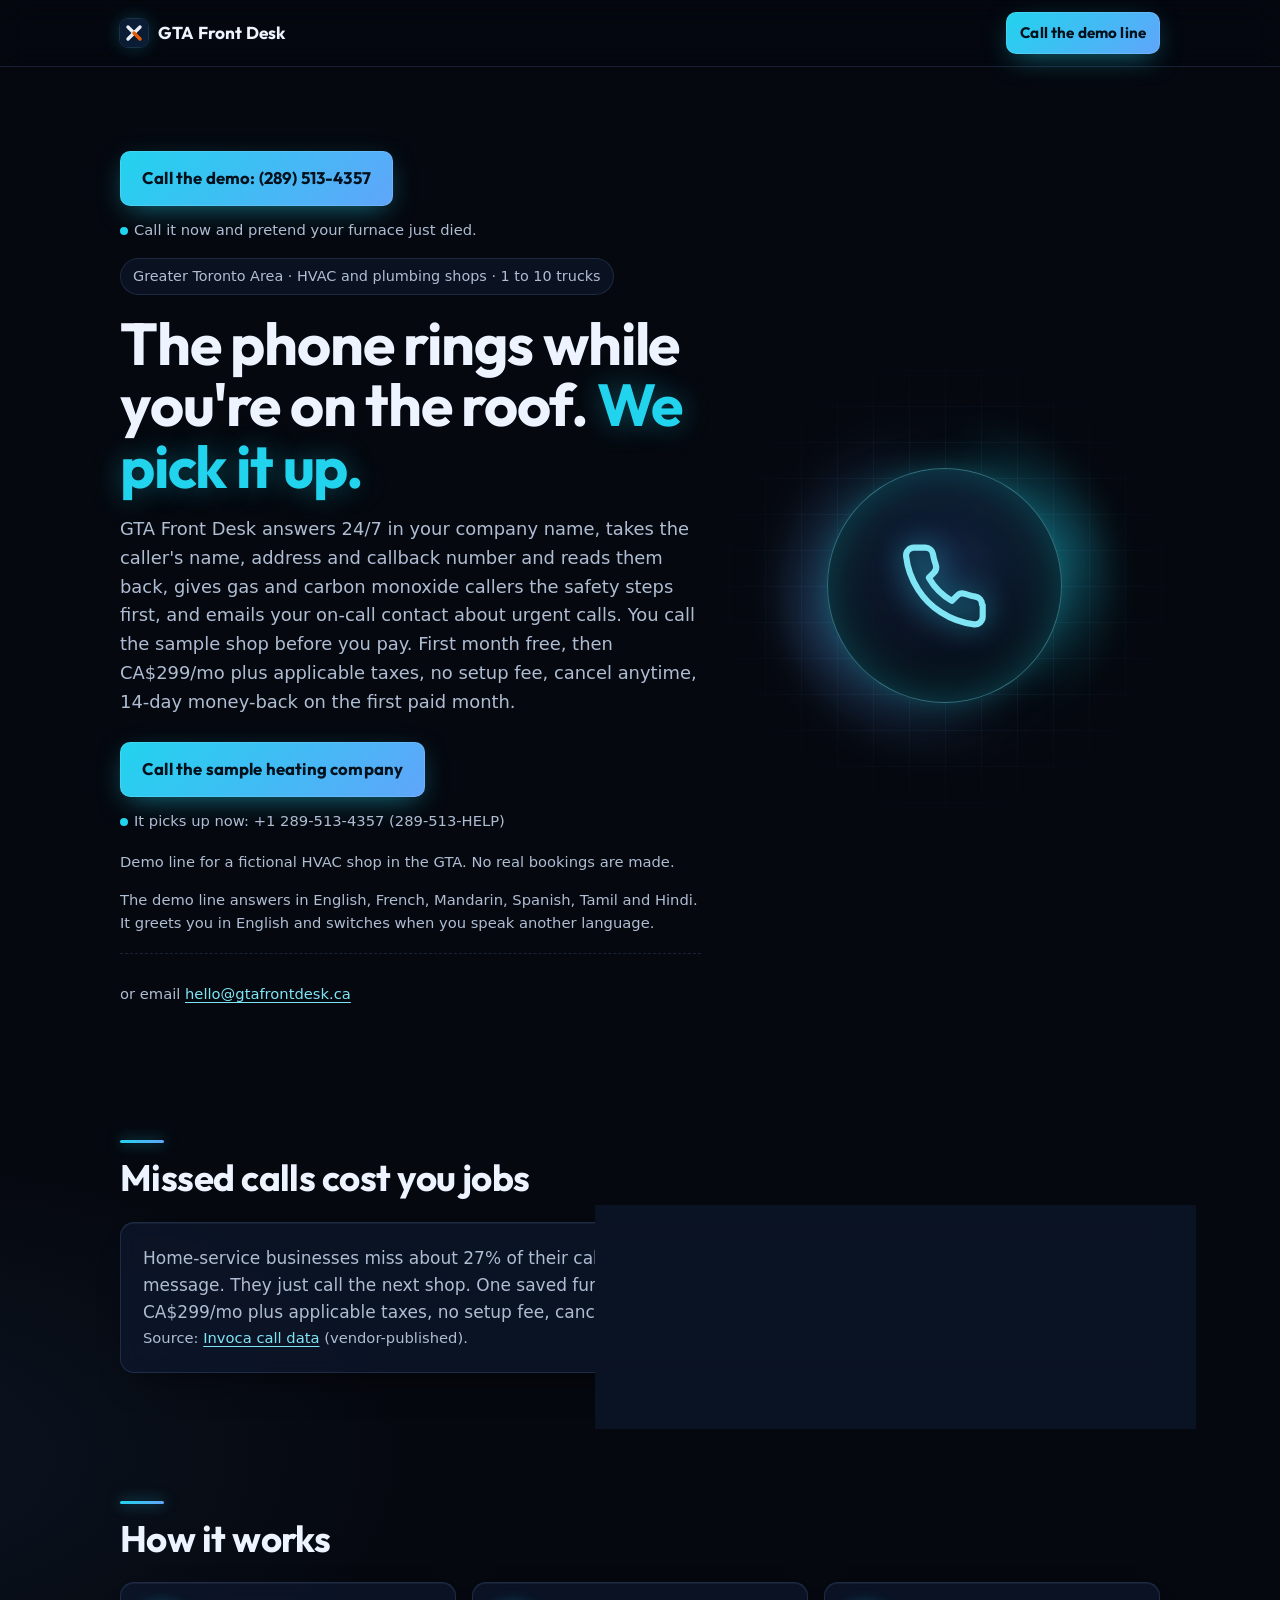
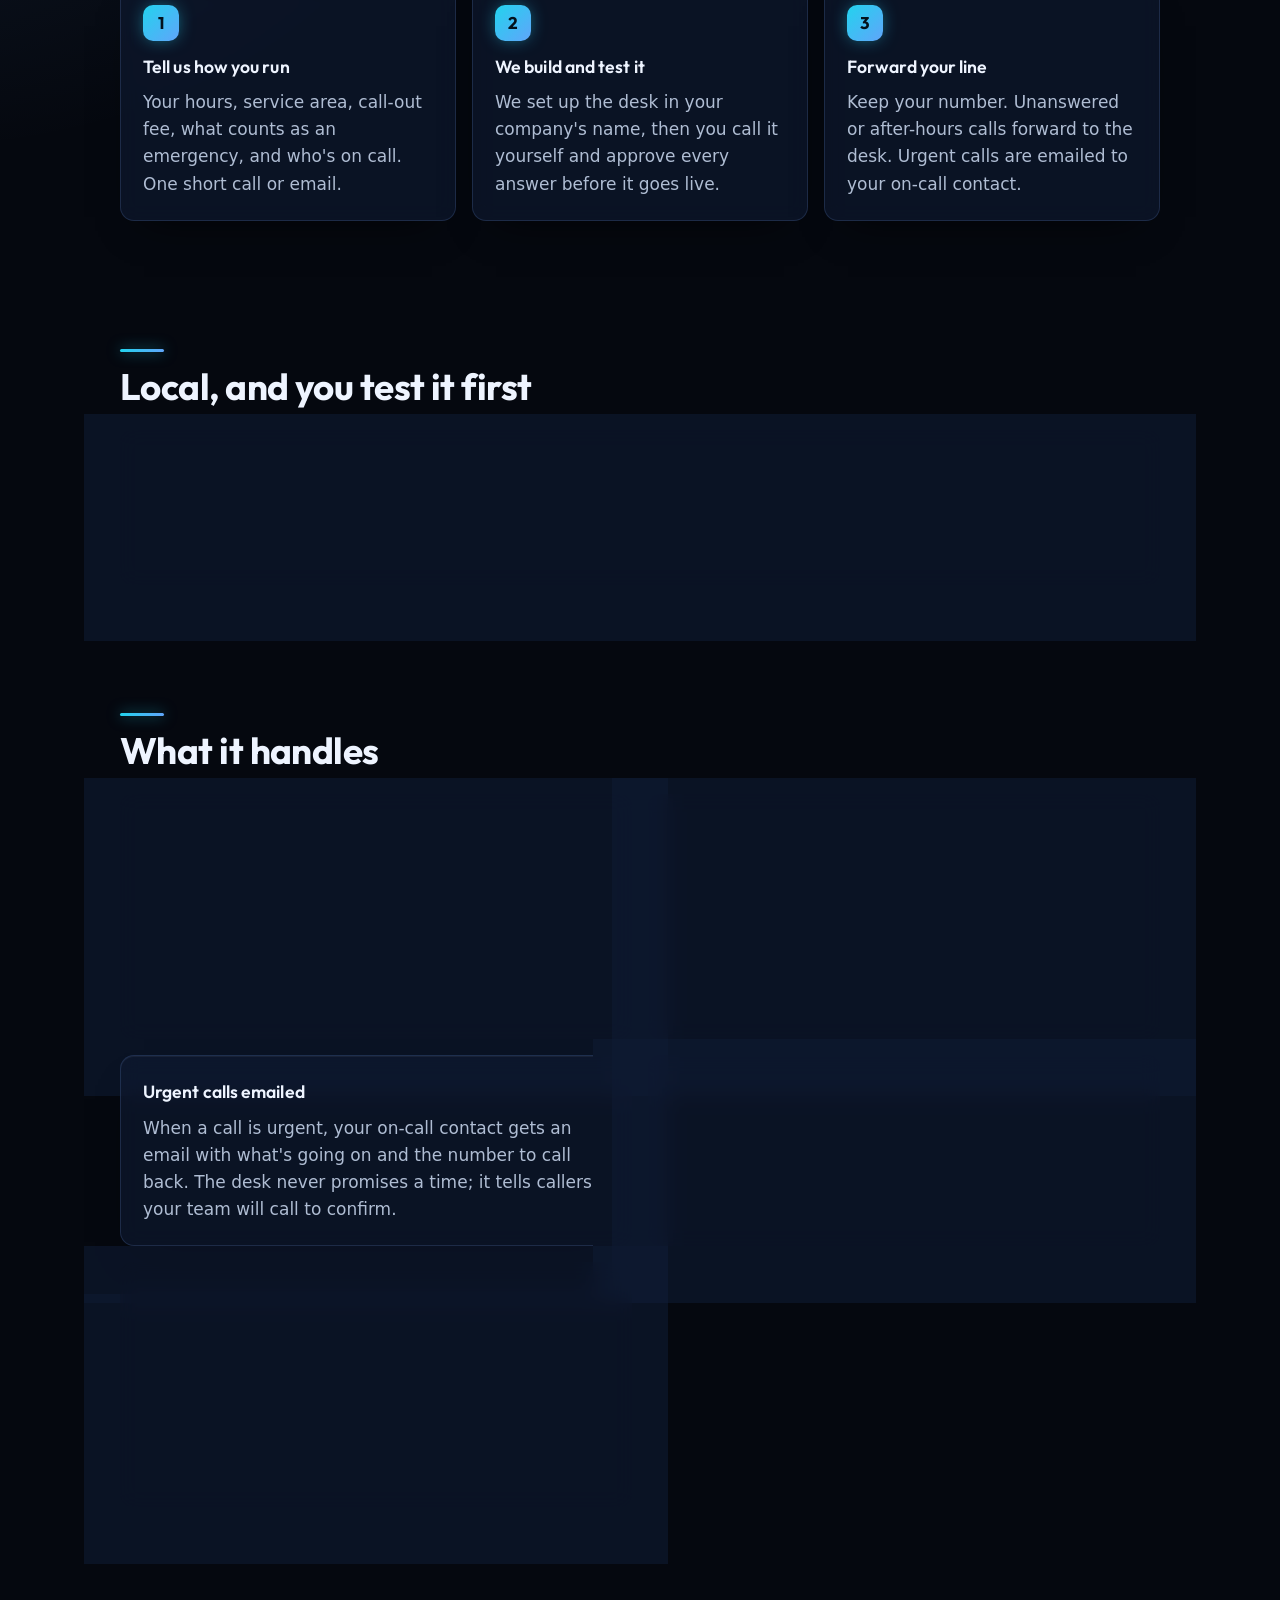
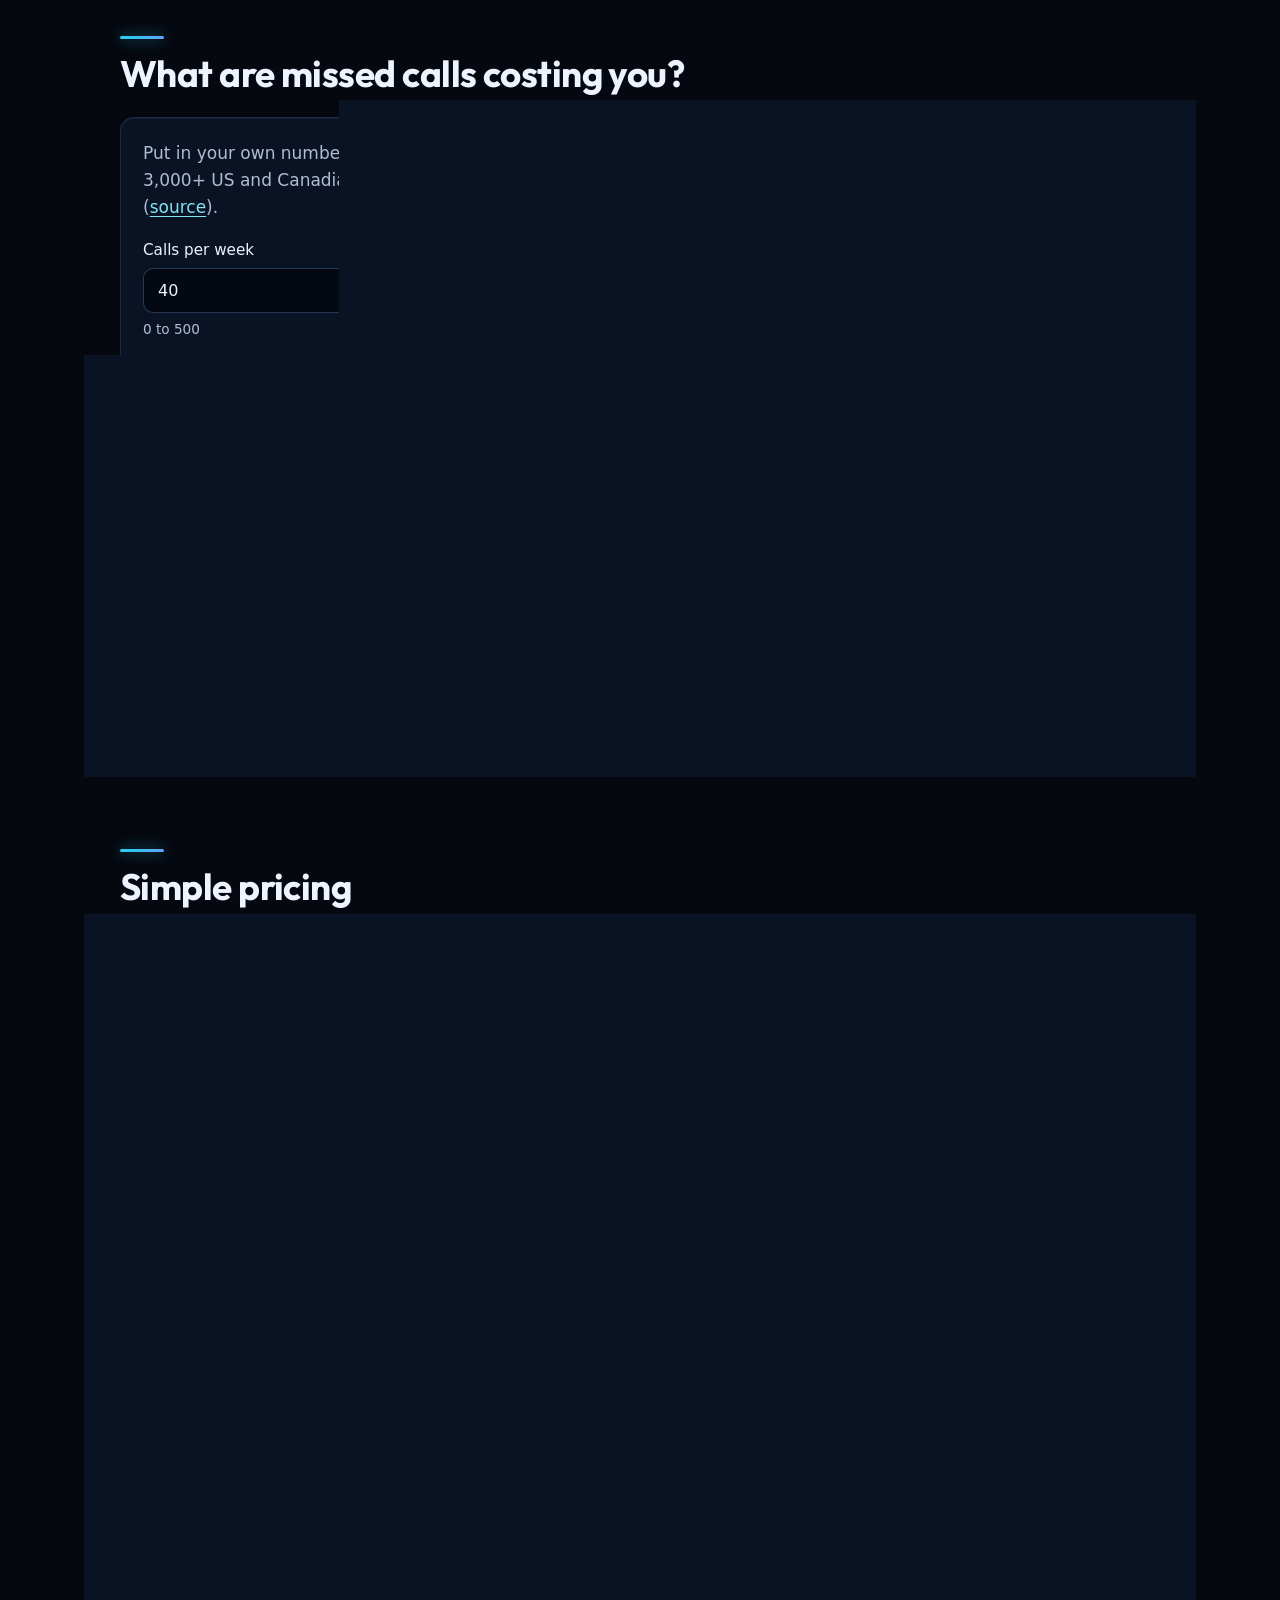
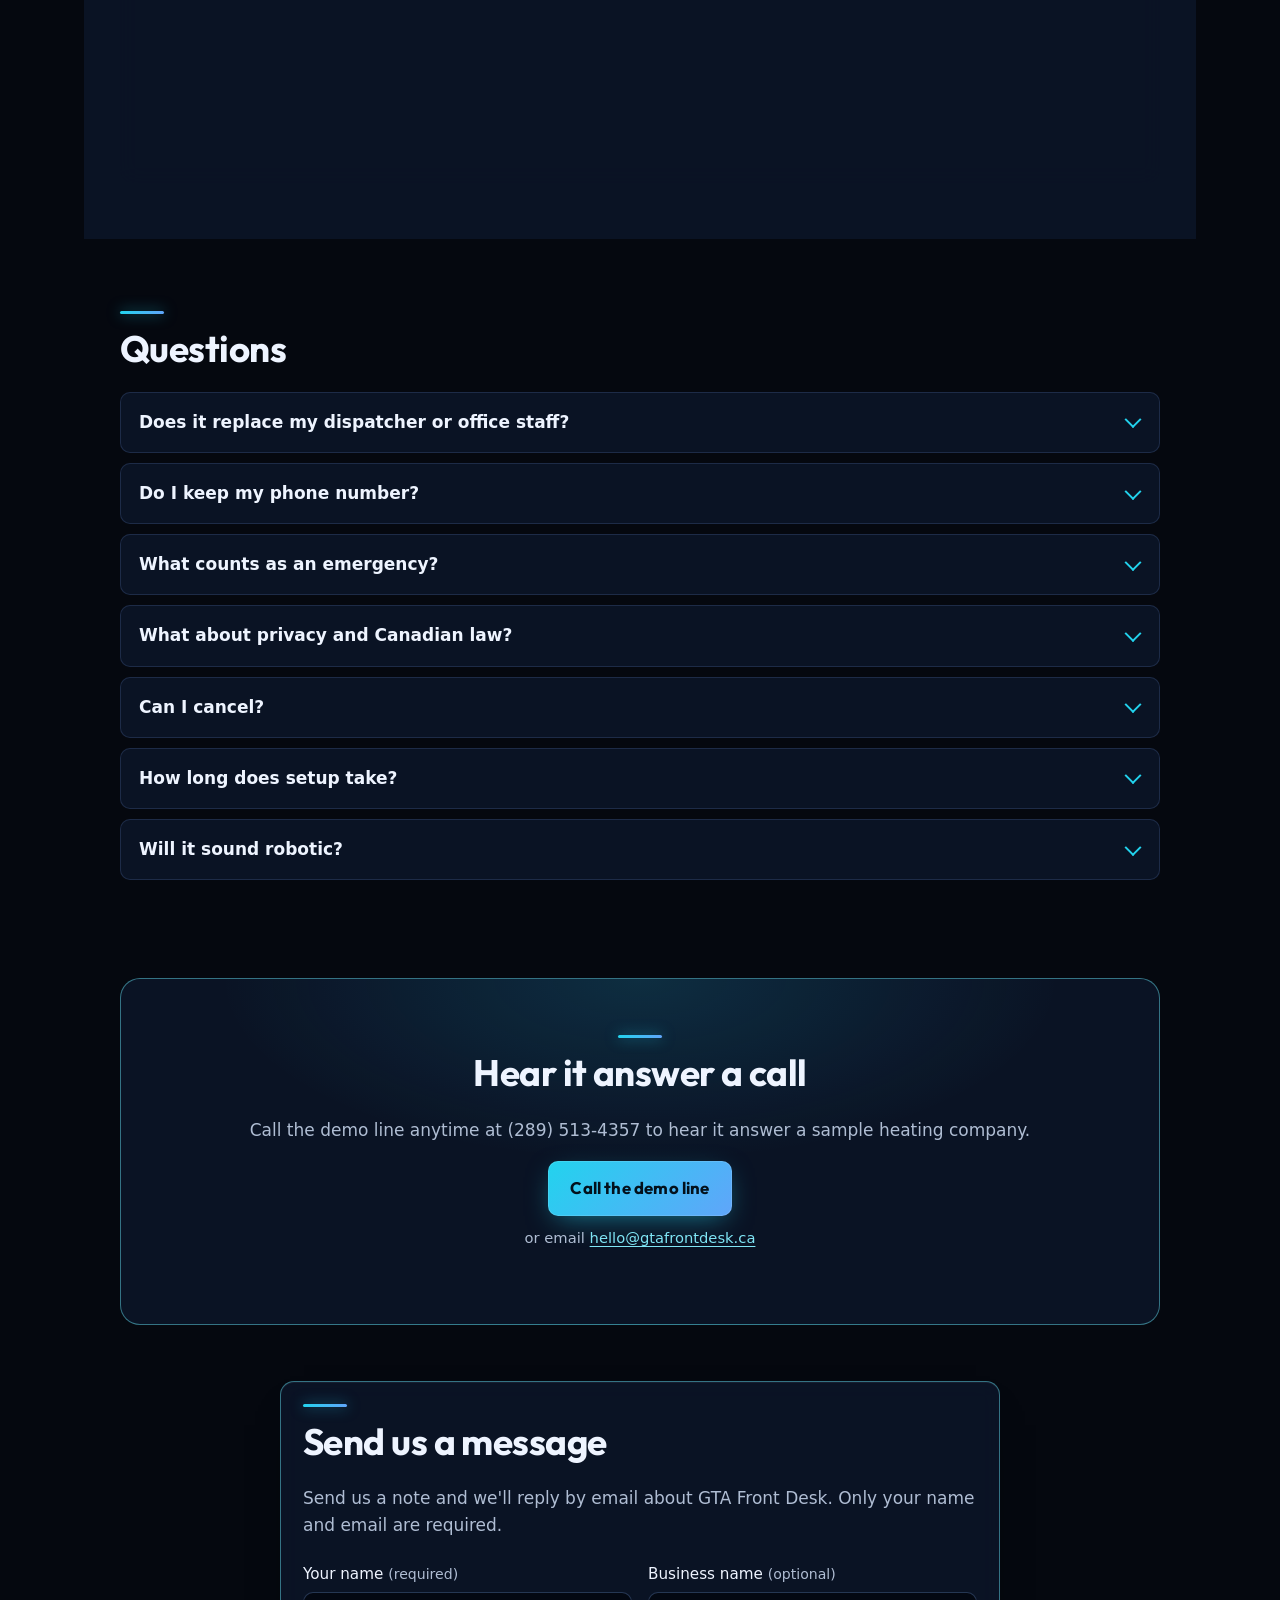
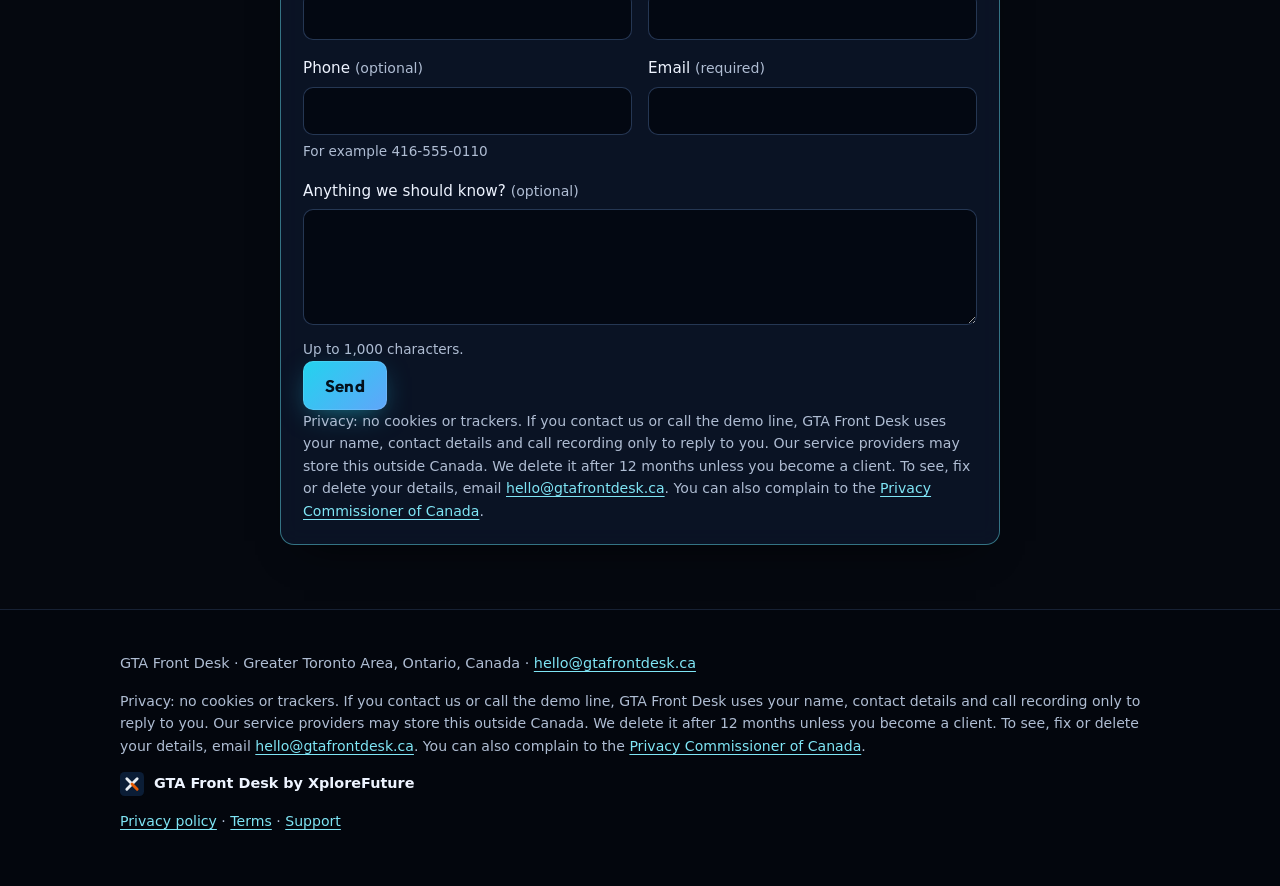
<file: index.html>
<!DOCTYPE html>
<html lang="en-CA">
<head>
<meta charset="utf-8">
<meta name="viewport" content="width=device-width, initial-scale=1">
<title>GTA Front Desk | AI front desk for GTA HVAC &amp; plumbing</title>
<meta name="description" content="AI front desk for GTA HVAC and plumbing shops. Answers 24/7 in your name, gas/CO safety first. First month free, then CA$299/mo plus applicable taxes.">
<link rel="canonical" href="https://gtafrontdesk.ca/">
<meta name="theme-color" content="#05080F">
<meta property="og:type" content="website">
<meta property="og:url" content="https://gtafrontdesk.ca/">
<meta property="og:title" content="GTA Front Desk: the phone rings while you're on the roof. We pick it up.">
<meta property="og:description" content="AI front desk for GTA HVAC and plumbing shops. Answers 24/7, takes the caller's name, address and callback number, gas and CO safety first, urgent calls emailed to you.">
<meta property="og:image" content="https://gtafrontdesk.ca/assets/og-image.png?v=3">
<meta property="og:image:width" content="1200">
<meta property="og:image:height" content="630">
<meta property="og:image:alt" content="GTA Front Desk: 24/7 AI front desk for GTA heating, cooling and plumbing shops. Gas and CO safety first. Urgent calls emailed.">
<meta property="og:locale" content="en_CA">
<meta name="twitter:card" content="summary_large_image">
<link rel="icon" href="/favicon.ico" sizes="any">
<link rel="icon" href="assets/favicon.svg" type="image/svg+xml">
<link rel="icon" href="assets/favicon-32.png" sizes="32x32" type="image/png">
<link rel="apple-touch-icon" href="assets/apple-touch-icon.png">
<link rel="preload" href="/assets/fonts/outfit-latin-var.woff2" as="font" type="font/woff2" crossorigin>
<link rel="stylesheet" href="/assets/css/site.css">
</head>
<body>
<a class="skip" href="#main">Skip to content</a>
<header>
  <div class="wrap">
    <a class="brand" href="/"><img src="assets/favicon.svg" alt="" width="28" height="28">GTA Front Desk</a>
    <a class="btn sm" href="tel:+12895134357">Call the demo line<span class="vh">: (289) 513-4357</span></a>
  </div>
</header>
<main id="main">
  <div class="wrap">
    <section class="hero" aria-labelledby="h1">
      <div class="hero-copy">
      <p class="demo-first"><a class="btn" href="tel:+12895134357">Call the demo: (289) 513-4357</a> <span class="sub"><span class="live" aria-hidden="true"></span>Call it now and pretend your furnace just died.</span></p>
      <p class="eyebrow">Greater Toronto Area · HVAC and plumbing shops · 1 to 10 trucks</p>
      <h1 id="h1">The phone rings while you're on the roof. <em>We pick it up.</em></h1>
      <p class="lede">GTA Front Desk answers 24/7 in your company name, takes the caller's name, address and callback number and reads them back, gives gas and carbon monoxide callers the safety steps first, and emails your on-call contact about urgent calls. You call the sample shop before you pay. First month free, then CA$299/mo plus applicable taxes, no setup fee, cancel anytime, 14-day money-back on the first paid month.</p>
      <p><a class="btn" href="tel:+12895134357">Call the sample heating company</a> <span class="sub"><span class="live" aria-hidden="true"></span>It picks up now: +1 289-513-4357 (289-513-HELP)</span></p>
      <p class="sub">Demo line for a fictional HVAC shop in the GTA. No real bookings are made.</p>
      <p class="sub langs">The demo line answers in English, French, Mandarin, Spanish, Tamil and Hindi. It greets you in English and switches when you speak another language.</p>
      <div class="ctarow">
        <p class="sub">or email <a href="mailto:hello@gtafrontdesk.ca">hello@gtafrontdesk.ca</a></p>
      </div>
      </div>
      <div class="hero-art">
        <div class="grid-bg"></div><div class="orb"></div><div class="ripple"></div><div class="ripple r2"></div><div class="ripple r3"></div><div class="ring"></div>
        <a class="handset-link" href="tel:+12895134357" aria-label="Call the demo line (289) 513-4357"><div class="handset"><svg aria-hidden="true" viewBox="0 0 24 24" fill="none" stroke="#7FE5F5" stroke-width="1.6" stroke-linecap="round" stroke-linejoin="round" focusable="false"><path d="M22 16.9v3a2 2 0 0 1-2.2 2 19.8 19.8 0 0 1-8.6-3.1 19.5 19.5 0 0 1-6-6A19.8 19.8 0 0 1 2.1 4.2 2 2 0 0 1 4.1 2h3a2 2 0 0 1 2 1.7c.1.9.4 1.8.7 2.7a2 2 0 0 1-.5 2.1L8 9.8a16 16 0 0 0 6 6l1.3-1.3a2 2 0 0 1 2.1-.5c.9.3 1.8.6 2.7.7a2 2 0 0 1 1.7 2z"/></svg></div></a>
      </div>
    </section>

    <section aria-labelledby="missed-h">
      <h2 id="missed-h">Missed calls cost you jobs</h2>
      <div class="card">
        <p>Home-service businesses miss about 27% of their calls, and fewer than 3% of callers who hit voicemail leave a message. They just call the next shop. One saved furnace call pays for the month. First month free, then CA$299/mo plus applicable taxes, no setup fee, cancel anytime, 14-day money-back on the first paid month.</p>
        <p class="sub">Source: <a href="https://www.invoca.com/blog/how-much-missed-sales-calls-cost-home-services-businesses" rel="noopener">Invoca call data</a> (vendor-published).</p>
      </div>
    </section>

    <section aria-labelledby="how">
      <h2 id="how">How it works</h2>
      <div class="grid g3">
        <div class="card"><span class="step" aria-hidden="true">1</span><h3>Tell us how you run</h3><p>Your hours, service area, call-out fee, what counts as an emergency, and who's on call. One short call or email.</p></div>
        <div class="card"><span class="step" aria-hidden="true">2</span><h3>We build and test it</h3><p>We set up the desk in your company's name, then you call it yourself and approve every answer before it goes live.</p></div>
        <div class="card"><span class="step" aria-hidden="true">3</span><h3>Forward your line</h3><p>Keep your number. Unanswered or after-hours calls forward to the desk. Urgent calls are emailed to your on-call contact.</p></div>
      </div>
    </section>

    <section aria-labelledby="founder">
      <h2 id="founder">Local, and you test it first</h2>
      <div class="card founder">
        <p>Built in the Greater Toronto Area. Not a US call centre with a Toronto area code. We set the hours, the emergency list, and the on-call contact with you. You call it and approve every answer before it goes live. Callers are told it is a virtual assistant. PIPEDA: your customer list stays yours; we say before signup if any provider stores data outside Canada.</p>
      </div>
    </section>

    <section aria-labelledby="what">
      <h2 id="what">What it handles</h2>
      <div class="grid g2">
        <div class="card"><h3>Answers 24/7</h3><p>Greets callers in your company's name and takes their name, address, callback number and what's wrong, then reads it back. Callers are told it's a virtual assistant.</p></div>
        <div class="card"><h3>Emergencies flagged first</h3><p>For a gas smell, callers are told to get out and call 911 or the gas utility first; for a carbon monoxide alarm, to get out and call 911. Gas, carbon monoxide, floods and burst pipes are flagged urgent and emailed to your on-call contact, as is no heat with someone vulnerable at home.</p></div>
        <div class="card"><h3>Urgent calls emailed</h3><p>When a call is urgent, your on-call contact gets an email with what's going on and the number to call back. The desk never promises a time; it tells callers your team will call to confirm.</p></div>
        <div class="card"><h3>Booking requests, not guesses</h3><p>It takes the job request and your team confirms the time. It never invents a slot or quotes a price you haven't approved.</p></div>
        <div class="card"><h3>Coming soon</h3><p>An email after routine calls too, not just urgent ones; booking straight into your calendar, a text-back for callers who hang up, call or text alerts to your on-call tech, review-request texts and seasonal tune-up reminders. Not included today; we'll tell you before any of them is switched on for your shop.</p></div>
      </div>
    </section>

    <section aria-labelledby="calc">
      <h2 id="calc">What are missed calls costing you?</h2>
      <div class="card calc">
        <p>Put in your own numbers. This is an estimate, not a promise. For reference, ServiceTitan's June 2022 data from 3,000+ US and Canadian trades businesses found HVAC shops booked only 38% of calls and plumbing shops 43% (<a href="https://www.servicetitan.com/blog/data-call-booking-rates">source</a>).</p>
        <div class="grid g2">
          <div>
            <label for="calls">Calls per week</label><input id="calls" type="number" inputmode="numeric" min="0" max="500" value="40" aria-describedby="calls-hint calls-warn"><p class="hint" id="calls-hint">0 to 500</p><p class="warn" id="calls-warn" aria-live="polite"></p>
            <label for="missed">% of calls missed</label><input id="missed" type="number" inputmode="numeric" min="0" max="100" value="20" aria-describedby="missed-hint missed-warn"><p class="hint" id="missed-hint">0 to 100%</p><p class="warn" id="missed-warn" aria-live="polite"></p>
            <label for="close">% of answered calls that become jobs</label><input id="close" type="number" inputmode="numeric" min="0" max="100" value="30" aria-describedby="close-hint close-warn"><p class="hint" id="close-hint">0 to 100%</p><p class="warn" id="close-warn" aria-live="polite"></p>
            <label for="job">Average job value (CAD)</label><input id="job" type="number" inputmode="numeric" min="0" max="20000" value="350" aria-describedby="job-hint job-warn"><p class="hint" id="job-hint">CA$0 to CA$20,000</p><p class="warn" id="job-warn" aria-live="polite"></p>
          </div>
          <div class="result" aria-live="polite">
            <p class="fine" style="margin-top:0">Estimated jobs lost per month</p>
            <p class="out" id="lost">CA$3,637 / month</p>
            <p class="fine" id="detail">8.0 missed calls a week x 30% x CA$350 x 4.33 weeks = about 10.4 jobs a month.</p>
          </div>
        </div>
      </div>
    </section>

    <section aria-labelledby="pricing">
      <h2 id="pricing">Simple pricing</h2>
      <div class="card pricing-card">
        <p class="price">$299 <small>CAD / month plus applicable taxes</small></p>
        <p style="color:var(--muted);margin-top:8px">No setup fee. Includes up to 600 minutes of calls a month.</p>
        <p class="refund">First month free, then CA$299/mo plus applicable taxes, no setup fee, cancel anytime, 14-day money-back on the first paid month. Cancel before the free month ends and you pay nothing. If it's not right for your shop, email us within 14 days of your first paid month's charge for a full refund of that month.</p>
        <div class="strip" role="table" aria-label="Price compared with human answering services">
          <div role="row"><span role="cell"><a href="https://www.ruby.com/plans-and-pricing/">Ruby</a> (human, their page)</span><span role="cell">$250 USD for 50 minutes, $720 for 200</span></div>
          <div role="row"><span role="cell"><a href="https://smith.ai/pricing/receptionists">Smith.ai</a> human</span><span role="cell">$300 USD for 30 calls</span></div>
          <div role="row" class="us"><span role="cell">GTA Front Desk</span><span role="cell">CA$299/mo plus applicable taxes, answers 24/7, up to 600 minutes, no setup fee</span></div>
        </div>
        <p class="fine">Competitor prices as published on their pricing pages, checked Oct 3, 2026. Prices change.</p>
        <ul class="ticks">
          <li>24/7 answering in your company's name</li>
          <li>Takes the caller's name, address and callback number and reads them back</li>
          <li>Gas and carbon monoxide safety steps first; emergencies flagged urgent</li>
          <li>Urgent calls emailed to your on-call contact</li>
          <li>Up to 600 minutes of calls a month</li>
          <li>Setup, testing and monthly tuning done for you, no setup fee</li>
          <li>Month-to-month. Cancel anytime, no long-term contract</li>
          <li>First month free</li>
          <li>14-day money-back on the first paid month</li>
        </ul>
        <p class="fine">This price covers the front desk. Scheduling, recall and billing tools are planned as separate add-ons later.</p>
        <a class="btn" href="https://buy.stripe.com/cNi14oelighpgMv0hkbAs01">Start your free month</a>
        <a class="btn" href="tel:+12895134357">Hear it live: (289) 513-4357</a>
      </div>
    </section>

    <section aria-labelledby="faq">
      <h2 id="faq">Questions</h2>
      <details><summary>Does it replace my dispatcher or office staff?</summary><p>No. It covers after-hours, overflow and the calls nobody gets to. You choose which calls it takes.</p></details>
      <details><summary>Do I keep my phone number?</summary><p>Yes. You set your line to forward unanswered or after-hours calls to the desk. Turn forwarding off any time.</p></details>
      <details><summary>What counts as an emergency?</summary><p>You set the list. The default is a gas smell, a carbon monoxide alarm, active leaks or flooding, burst pipes, and no heat when someone vulnerable is at home. Those are flagged urgent and emailed to your on-call contact. None of them is treated as routine.</p></details>
      <details><summary>What about privacy and Canadian law?</summary><p>We handle caller information under Canada's private-sector privacy law (PIPEDA) and only use it to serve your customers. Callers are told they're speaking with a virtual assistant and that calls may be recorded. Your customer list stays yours. We never sell it or use it for other shops. Some of the software we use may store data outside Canada; we'll tell you which providers before you sign up. If text features are added for your shop later, they will follow Canada's anti-spam law (CASL), including opt-outs.</p></details>
      <details><summary>Can I cancel?</summary><p>Yes. It's month-to-month with no long-term contract. Email us to cancel. Your first month is free; cancel before it ends and you aren't charged. If it's not right for you, email us within 14 days of your first paid month's charge for a full refund of that month. The full terms are in the short service agreement you see before paying.</p></details>
      <details><summary>How long does setup take?</summary><p>Usually a few business days after we have your hours, service area and on-call contacts. You test it before it goes live.</p></details>
      <details><summary>Will it sound robotic?</summary><p>Judge for yourself. The demo is a live call to a sample heating company, so you hear exactly what your customers would hear.</p></details>
    </section>

    <section class="cta" id="contact" aria-labelledby="ctah">
      <h2 id="ctah">Hear it answer a call</h2>
      <p>Call the demo line anytime at (289) 513-4357 to hear it answer a sample heating company.</p>
      <a class="btn" href="tel:+12895134357">Call the demo line<span class="vh">: (289) 513-4357</span></a>
      <p class="sub">or email <a href="mailto:hello@gtafrontdesk.ca">hello@gtafrontdesk.ca</a></p>
    </section>

    <section id="callback" class="cb" aria-labelledby="cbh">
      <div class="card cb-card">
        <h2 id="cbh">Send us a message</h2>
        <p>Send us a note and we'll reply by email about GTA Front Desk. Only your name and email are required.</p>
        <form id="cb-form" class="form" action="https://api.web3forms.com/submit" method="POST" accept-charset="UTF-8">
          <input type="hidden" name="access_key" value="7133a660-2dbb-4c3d-83a0-81c0b7436d09">
          <input type="hidden" name="subject" value="New website lead - GTA Front Desk">
          <input type="hidden" name="from_name" value="gtafrontdesk.ca">
          <input type="hidden" name="redirect" value="https://gtafrontdesk.ca/thanks.html">
          <div class="hp" aria-hidden="true"><label for="cb-botcheck">Leave this box unchecked</label><input type="checkbox" id="cb-botcheck" name="botcheck" tabindex="-1" autocomplete="off"></div>
          <div class="grid g2">
            <div>
              <label for="cb-name">Your name <span class="req">(required)</span></label>
              <input id="cb-name" name="name" type="text" required maxlength="80" autocomplete="name" aria-describedby="cb-name-err">
              <p class="warn" id="cb-name-err"></p>
            </div>
            <div>
              <label for="cb-business">Business name <span class="opt">(optional)</span></label>
              <input id="cb-business" name="business" type="text" maxlength="120" autocomplete="organization" aria-describedby="cb-business-err">
              <p class="warn" id="cb-business-err"></p>
            </div>
            <div>
              <label for="cb-phone">Phone <span class="opt">(optional)</span></label>
              <input id="cb-phone" name="phone" type="tel" maxlength="20" autocomplete="tel" inputmode="tel" pattern=" *(\+?1[ .\-]?)?(\([2-9][0-9]{2}\)|[2-9][0-9]{2})[ .\-]?[2-9][0-9]{2}[ .\-]?[0-9]{4} *" title="A 10-digit Canadian or US number, for example 416-555-0110" aria-describedby="cb-phone-hint cb-phone-err">
              <p class="hint" id="cb-phone-hint">For example 416-555-0110</p>
              <p class="warn" id="cb-phone-err"></p>
            </div>
            <div>
              <label for="cb-email">Email <span class="req">(required)</span></label>
              <input id="cb-email" name="email" type="email" required maxlength="120" autocomplete="email" aria-describedby="cb-email-err">
              <p class="warn" id="cb-email-err"></p>
            </div>
          </div>
          <label for="cb-message">Anything we should know? <span class="opt">(optional)</span></label>
          <textarea id="cb-message" name="message" rows="4" maxlength="1000" aria-describedby="cb-message-hint cb-message-err"></textarea>
          <p class="hint" id="cb-message-hint">Up to 1,000 characters.</p>
          <p class="warn" id="cb-message-err"></p>
          <p class="cb-actions"><button class="btn" type="submit" id="cb-submit">Send</button></p>
          <p class="fine cb-privacy">Privacy: no cookies or trackers. If you contact us or call the demo line, GTA Front Desk uses your name, contact details and call recording only to reply to you. Our service providers may store this outside Canada. We delete it after 12 months unless you become a client. To see, fix or delete your details, email <a href="mailto:hello@gtafrontdesk.ca">hello@gtafrontdesk.ca</a>. You can also complain to the <a href="https://www.priv.gc.ca" target="_blank" rel="noopener">Privacy Commissioner of Canada</a>.</p>
          <div class="cb-status" id="cb-status" role="status" aria-live="polite"></div>
        </form>
      </div>
    </section>
  </div>
</main>
<footer>
  <div class="wrap">
    <p>GTA Front Desk · Greater Toronto Area, Ontario, Canada · <a href="mailto:hello@gtafrontdesk.ca">hello@gtafrontdesk.ca</a></p>
    <p class="fine privacy">Privacy: no cookies or trackers. If you contact us or call the demo line, GTA Front Desk uses your name, contact details and call recording only to reply to you. Our service providers may store this outside Canada. We delete it after 12 months unless you become a client. To see, fix or delete your details, email <a href="mailto:hello@gtafrontdesk.ca">hello@gtafrontdesk.ca</a>. You can also complain to the <a href="https://www.priv.gc.ca" target="_blank" rel="noopener">Privacy Commissioner of Canada</a>.</p>
    <div class="by"><svg aria-hidden="true" focusable="false" xmlns="http://www.w3.org/2000/svg" width="512" height="512" viewBox="0 0 512 512"><rect width="512" height="512" rx="96" fill="#0B1D36"/><g stroke-width="62" stroke-linecap="round"><line x1="256" y1="256" x2="146" y2="146" stroke="#E8EEF4"/><line x1="256" y1="256" x2="366" y2="146" stroke="#E8EEF4"/><line x1="256" y1="256" x2="146" y2="366" stroke="#E8EEF4"/><line x1="256" y1="256" x2="366" y2="366" stroke="#E85D04"/></g></svg><span>GTA Front Desk by XploreFuture</span></div>
    <p class="fine"><a href="/privacy">Privacy policy</a> &middot; <a href="/terms">Terms</a> &middot; <a href="/support">Support</a></p>
  </div>
</footer>
<script src="assets/js/calc.js" defer></script>
<script src="assets/js/fx.js" defer></script>
<script src="assets/js/lead.js" defer></script>
</body>
</html>
</file>
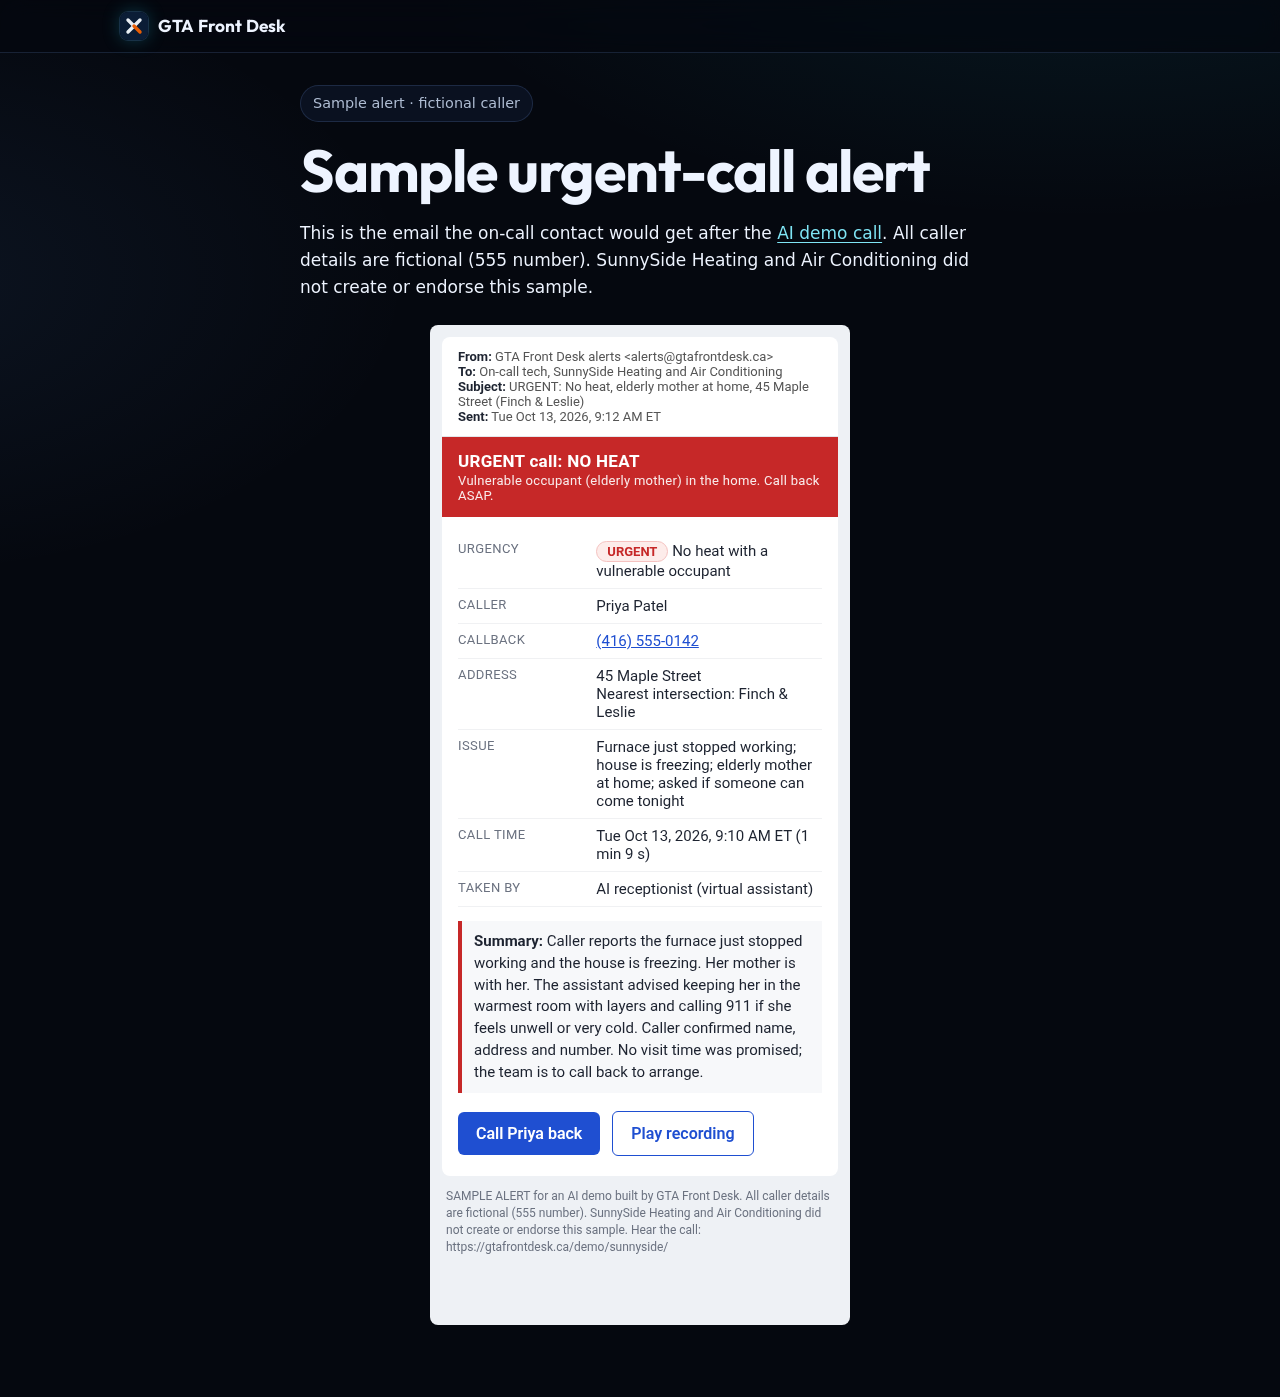
<file: demo/sunnyside-alert/index.html>
<!DOCTYPE html>
<html lang="en-CA">
<head>
<meta charset="utf-8">
<meta name="viewport" content="width=device-width, initial-scale=1">
<meta name="robots" content="noindex,nofollow">
<title>SunnySide sample alert | GTA Front Desk</title>
<link rel="icon" href="/favicon.ico" sizes="any">
<link rel="icon" href="/assets/favicon.svg" type="image/svg+xml">
<link rel="stylesheet" href="/assets/css/site.css">
</head>
<body>
<header>
  <div class="wrap">
    <a class="brand" href="/"><img src="/assets/favicon.svg" alt="" width="28" height="28">GTA Front Desk</a>
  </div>
</header>
<main id="main">
  <div class="wrap" style="padding-top:2rem;padding-bottom:3rem;max-width:720px">
    <p class="eyebrow">Sample alert · fictional caller</p>
    <h1>Sample urgent-call alert</h1>
    <p>This is the email the on-call contact would get after the <a href="/demo/sunnyside/">AI demo call</a>. All caller details are fictional (555 number). SunnySide Heating and Air Conditioning did not create or endorse this sample.</p>
    <img src="sunnyside-alert.png" alt="Sample urgent alert email: no heat with an elderly occupant, fictional caller, callback number and summary" width="420" height="1000" style="display:block;max-width:100%;height:auto;margin:1.5rem auto;border-radius:8px">
  </div>
</main>
</body>
</html>
</file>
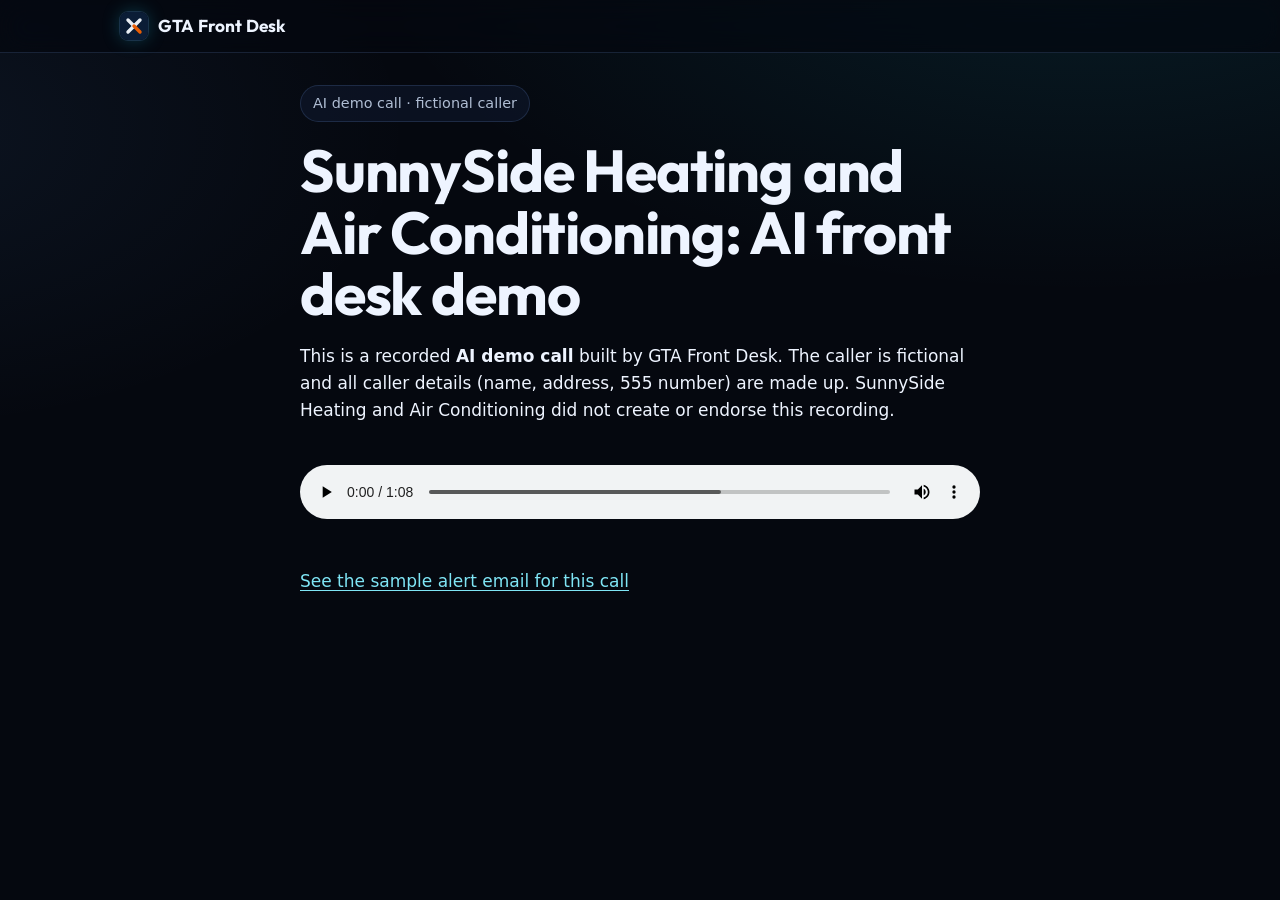
<file: demo/sunnyside/index.html>
<!DOCTYPE html>
<html lang="en-CA">
<head>
<meta charset="utf-8">
<meta name="viewport" content="width=device-width, initial-scale=1">
<meta name="robots" content="noindex,nofollow">
<title>SunnySide AI demo call | GTA Front Desk</title>
<link rel="icon" href="/favicon.ico" sizes="any">
<link rel="icon" href="/assets/favicon.svg" type="image/svg+xml">
<link rel="stylesheet" href="/assets/css/site.css">
</head>
<body>
<header>
  <div class="wrap">
    <a class="brand" href="/"><img src="/assets/favicon.svg" alt="" width="28" height="28">GTA Front Desk</a>
  </div>
</header>
<main id="main">
  <div class="wrap" style="padding-top:2rem;padding-bottom:3rem;max-width:720px">
    <p class="eyebrow">AI demo call · fictional caller</p>
    <h1>SunnySide Heating and Air Conditioning: AI front desk demo</h1>
    <p>This is a recorded <strong>AI demo call</strong> built by GTA Front Desk. The caller is fictional and all caller details (name, address, 555 number) are made up. SunnySide Heating and Air Conditioning did not create or endorse this recording.</p>
    <audio controls preload="metadata" style="width:100%;margin:1.5rem 0">
      <source src="sunnyside-demo.mp3" type="audio/mpeg">
      Your browser can't play this audio. <a href="sunnyside-demo.mp3">Download the mp3</a>.
    </audio>
    <p><a href="/demo/sunnyside-alert/">See the sample alert email for this call</a></p>
  </div>
</main>
</body>
</html>
</file>
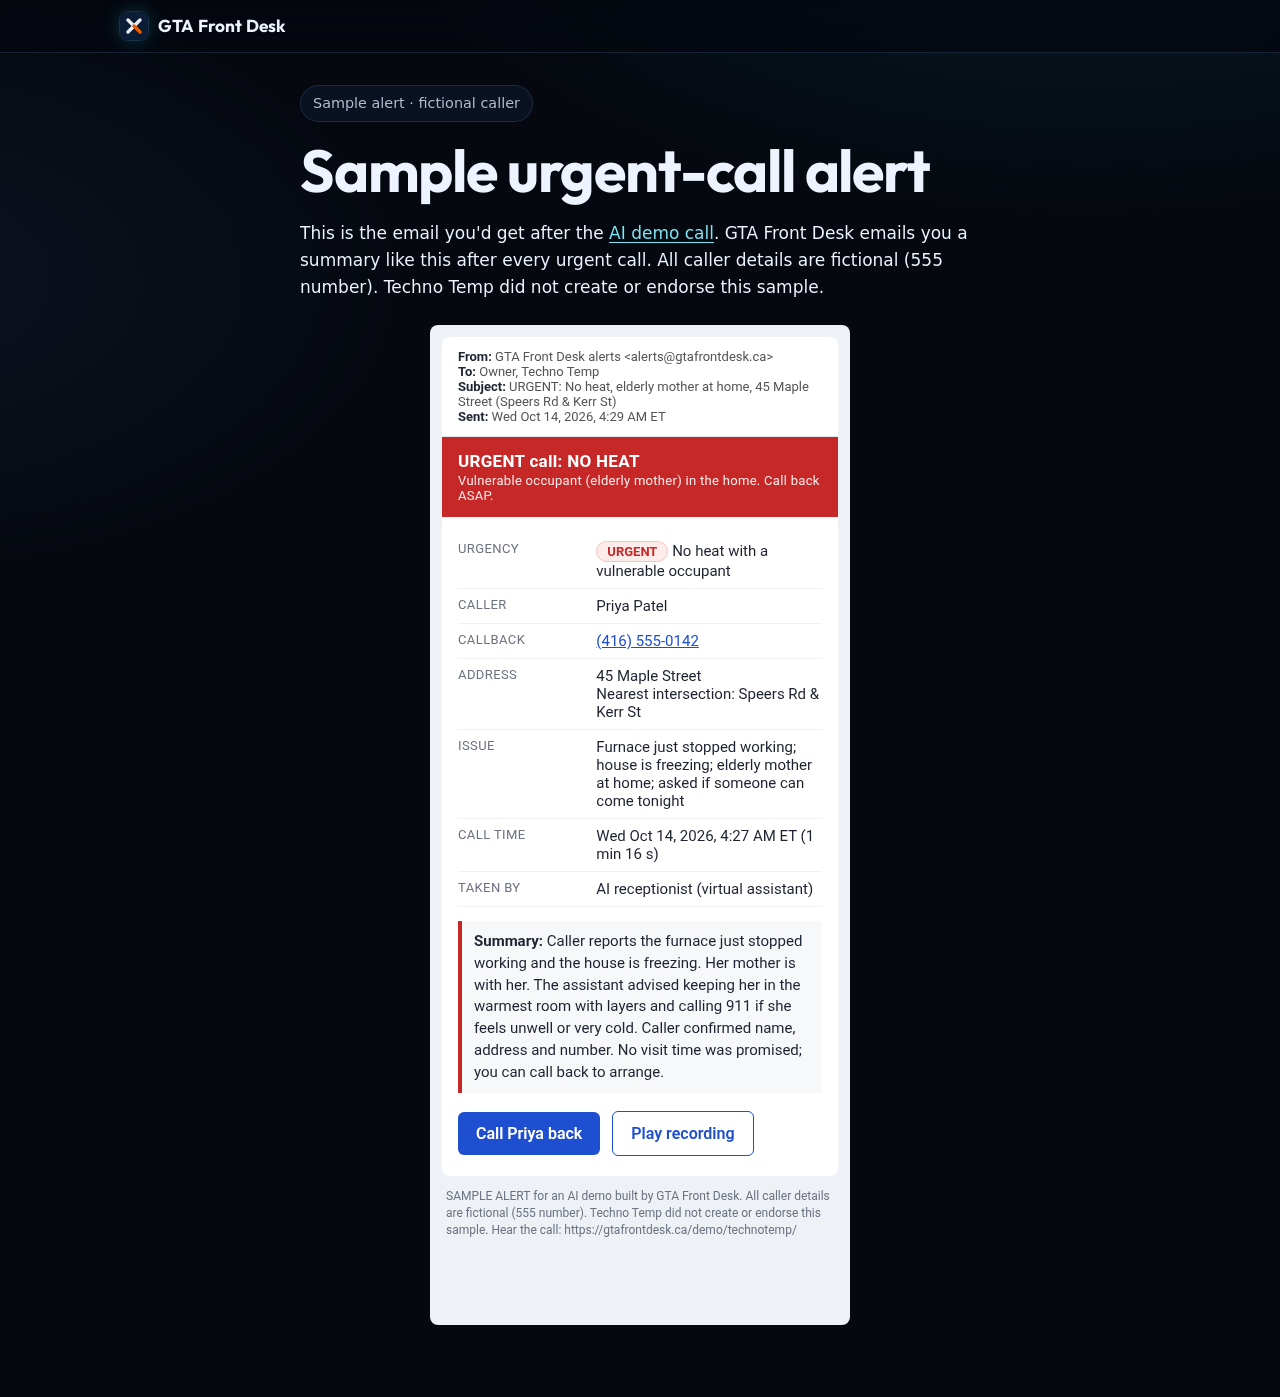
<file: demo/technotemp-alert/index.html>
<!DOCTYPE html>
<html lang="en-CA">
<head>
<meta charset="utf-8">
<meta name="viewport" content="width=device-width, initial-scale=1">
<meta name="robots" content="noindex,nofollow">
<title>Techno Temp sample alert | GTA Front Desk</title>
<link rel="icon" href="/favicon.ico" sizes="any">
<link rel="icon" href="/assets/favicon.svg" type="image/svg+xml">
<link rel="stylesheet" href="/assets/css/site.css">
</head>
<body>
<header>
  <div class="wrap">
    <a class="brand" href="/"><img src="/assets/favicon.svg" alt="" width="28" height="28">GTA Front Desk</a>
  </div>
</header>
<main id="main">
  <div class="wrap" style="padding-top:2rem;padding-bottom:3rem;max-width:720px">
    <p class="eyebrow">Sample alert · fictional caller</p>
    <h1>Sample urgent-call alert</h1>
    <p>This is the email you'd get after the <a href="/demo/technotemp/">AI demo call</a>. GTA Front Desk emails you a summary like this after every urgent call. All caller details are fictional (555 number). Techno Temp did not create or endorse this sample.</p>
    <img src="technotemp-alert.png" alt="Sample urgent alert email: no heat with an elderly occupant, fictional caller, callback number and summary" width="420" height="1000" style="display:block;max-width:100%;height:auto;margin:1.5rem auto;border-radius:8px">
  </div>
</main>
</body>
</html>
</file>
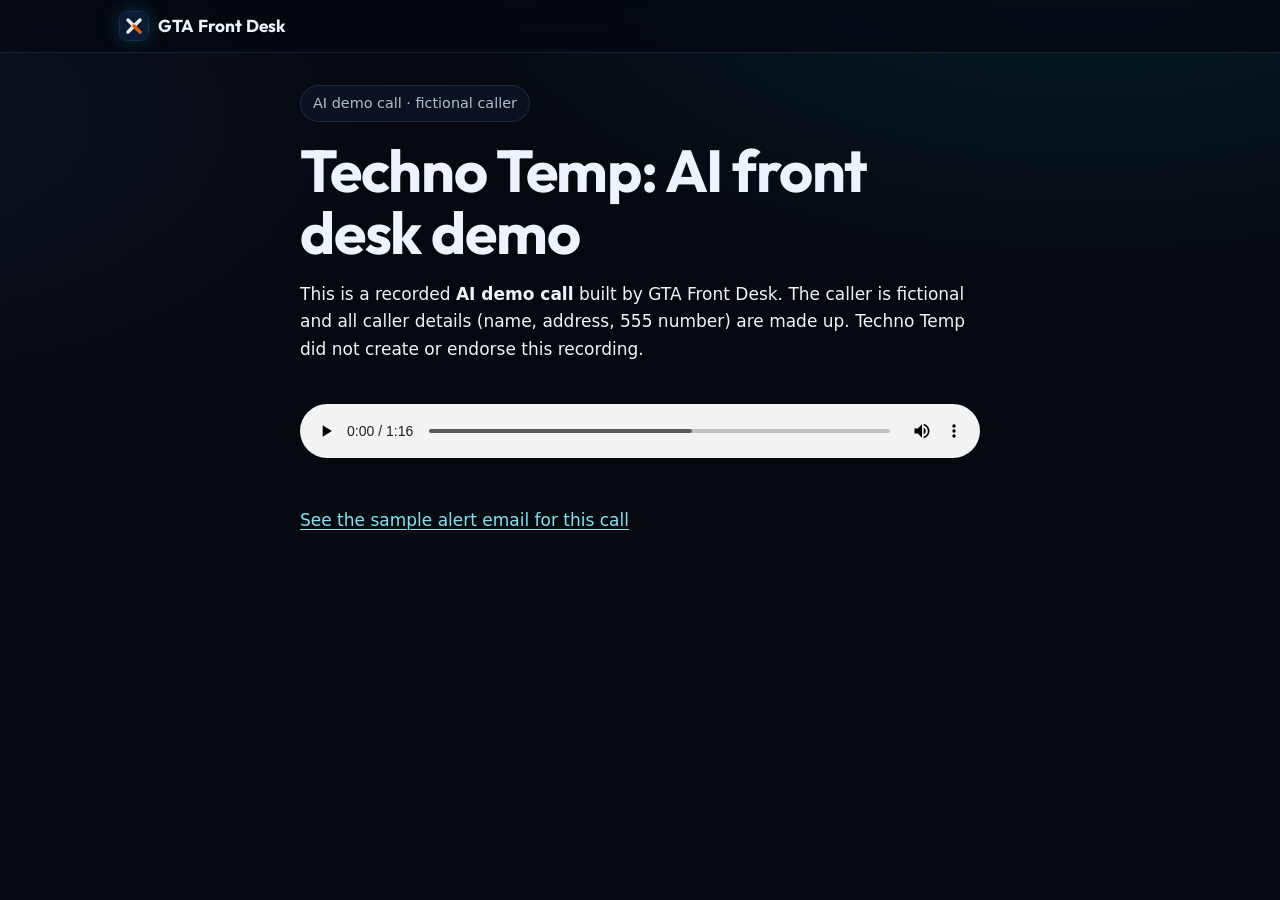
<file: demo/technotemp/index.html>
<!DOCTYPE html>
<html lang="en-CA">
<head>
<meta charset="utf-8">
<meta name="viewport" content="width=device-width, initial-scale=1">
<meta name="robots" content="noindex,nofollow">
<title>Techno Temp AI demo call | GTA Front Desk</title>
<link rel="icon" href="/favicon.ico" sizes="any">
<link rel="icon" href="/assets/favicon.svg" type="image/svg+xml">
<link rel="stylesheet" href="/assets/css/site.css">
</head>
<body>
<header>
  <div class="wrap">
    <a class="brand" href="/"><img src="/assets/favicon.svg" alt="" width="28" height="28">GTA Front Desk</a>
  </div>
</header>
<main id="main">
  <div class="wrap" style="padding-top:2rem;padding-bottom:3rem;max-width:720px">
    <p class="eyebrow">AI demo call · fictional caller</p>
    <h1>Techno Temp: AI front desk demo</h1>
    <p>This is a recorded <strong>AI demo call</strong> built by GTA Front Desk. The caller is fictional and all caller details (name, address, 555 number) are made up. Techno Temp did not create or endorse this recording.</p>
    <audio controls preload="metadata" style="width:100%;margin:1.5rem 0">
      <source src="technotemp-demo.mp3" type="audio/mpeg">
      Your browser can't play this audio. <a href="technotemp-demo.mp3">Download the mp3</a>.
    </audio>
    <p><a href="/demo/technotemp-alert/">See the sample alert email for this call</a></p>
  </div>
</main>
</body>
</html>
</file>
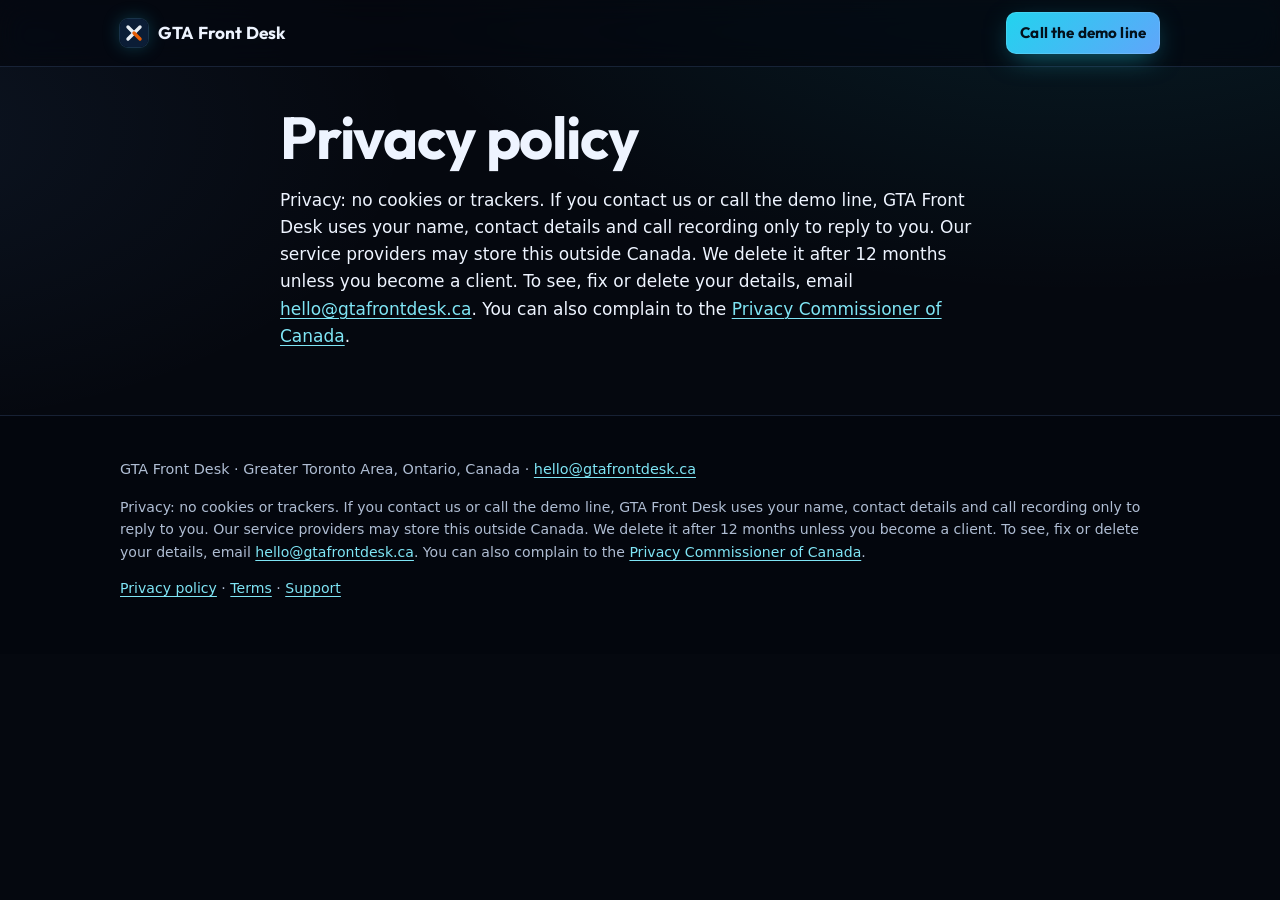
<file: privacy.html>
<!DOCTYPE html>
<html lang="en-CA">
<!-- DRAFT: pending lawyer review (added Oct 9, 2026). Not yet reviewed by a lawyer. -->
<head>
<meta charset="utf-8">
<meta name="viewport" content="width=device-width, initial-scale=1">
<title>Privacy policy | GTA Front Desk</title>
<link rel="canonical" href="https://gtafrontdesk.ca/privacy">
<meta name="description" content="How GTA Front Desk collects, uses and protects caller and customer information.">
<meta name="theme-color" content="#05080F">
<link rel="icon" href="/favicon.ico" sizes="any">
<link rel="icon" href="/assets/favicon.svg" type="image/svg+xml">
<link rel="icon" href="/assets/favicon-32.png" sizes="32x32" type="image/png">
<link rel="apple-touch-icon" href="/assets/apple-touch-icon.png">
<link rel="preload" href="/assets/fonts/outfit-latin-var.woff2" as="font" type="font/woff2" crossorigin>
<link rel="stylesheet" href="/assets/css/site.css">
<style>.legal{max-width:760px;padding-top:2.5rem;padding-bottom:3rem}.legal h2{margin-top:2rem}.legal li{margin:.35rem 0}</style>
</head>
<body>
<a class="skip" href="#main">Skip to content</a>
<header>
  <div class="wrap">
    <a class="brand" href="/"><img src="/assets/favicon.svg" alt="" width="28" height="28">GTA Front Desk</a>
    <a class="btn sm" href="tel:+12895134357">Call the demo line<span class="vh">: (289) 513-4357</span></a>
  </div>
</header>
<main id="main">
  <div class="wrap legal">
    <h1>Privacy policy</h1>
    <p>Privacy: no cookies or trackers. If you contact us or call the demo line, GTA Front Desk uses your name, contact details and call recording only to reply to you. Our service providers may store this outside Canada. We delete it after 12 months unless you become a client. To see, fix or delete your details, email <a href="mailto:hello@gtafrontdesk.ca">hello@gtafrontdesk.ca</a>. You can also complain to the <a href="https://www.priv.gc.ca" target="_blank" rel="noopener">Privacy Commissioner of Canada</a>.</p>
  </div>
</main>
<footer>
  <div class="wrap">
    <p>GTA Front Desk &middot; Greater Toronto Area, Ontario, Canada &middot; <a href="mailto:hello@gtafrontdesk.ca">hello@gtafrontdesk.ca</a></p>
    <p class="fine privacy">Privacy: no cookies or trackers. If you contact us or call the demo line, GTA Front Desk uses your name, contact details and call recording only to reply to you. Our service providers may store this outside Canada. We delete it after 12 months unless you become a client. To see, fix or delete your details, email <a href="mailto:hello@gtafrontdesk.ca">hello@gtafrontdesk.ca</a>. You can also complain to the <a href="https://www.priv.gc.ca" target="_blank" rel="noopener">Privacy Commissioner of Canada</a>.</p>
    <p class="fine"><a href="/privacy">Privacy policy</a> &middot; <a href="/terms">Terms</a> &middot; <a href="/support">Support</a></p>
  </div>
</footer>
</body>
</html>
</file>
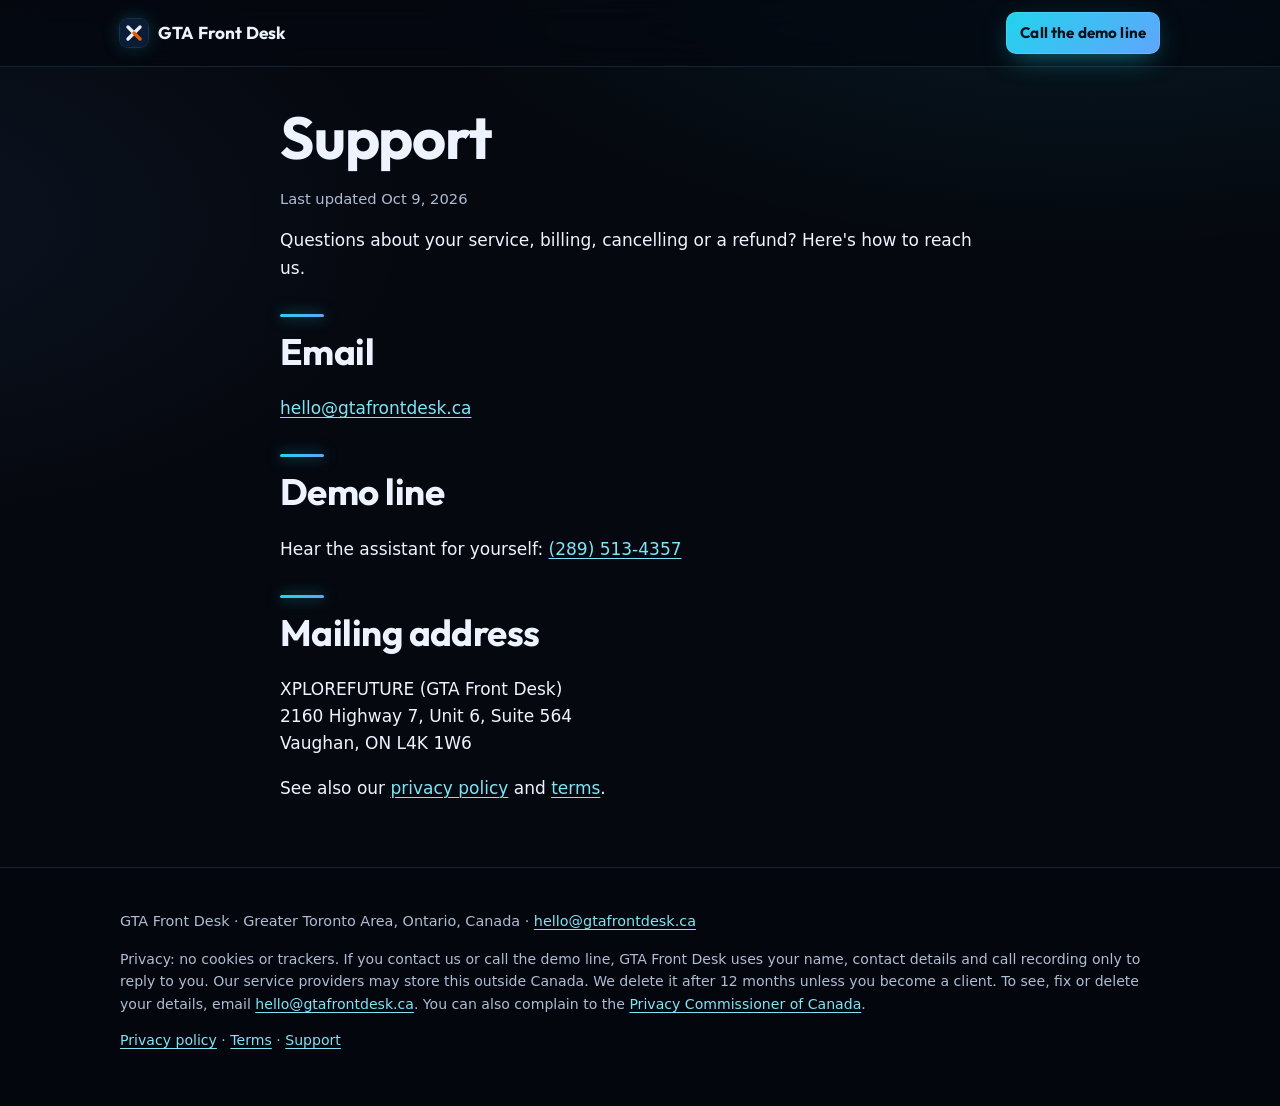
<file: support.html>
<!DOCTYPE html>
<html lang="en-CA">
<head>
<meta charset="utf-8">
<meta name="viewport" content="width=device-width, initial-scale=1">
<title>Support | GTA Front Desk</title>
<link rel="canonical" href="https://gtafrontdesk.ca/support">
<meta name="description" content="How to reach GTA Front Desk: email, demo line and mailing address.">
<meta name="theme-color" content="#05080F">
<link rel="icon" href="/favicon.ico" sizes="any">
<link rel="icon" href="/assets/favicon.svg" type="image/svg+xml">
<link rel="icon" href="/assets/favicon-32.png" sizes="32x32" type="image/png">
<link rel="apple-touch-icon" href="/assets/apple-touch-icon.png">
<link rel="preload" href="/assets/fonts/outfit-latin-var.woff2" as="font" type="font/woff2" crossorigin>
<link rel="stylesheet" href="/assets/css/site.css">
<style>.legal{max-width:760px;padding-top:2.5rem;padding-bottom:3rem}.legal h2{margin-top:2rem}.legal li{margin:.35rem 0}</style>
</head>
<body>
<a class="skip" href="#main">Skip to content</a>
<header>
  <div class="wrap">
    <a class="brand" href="/"><img src="/assets/favicon.svg" alt="" width="28" height="28">GTA Front Desk</a>
    <a class="btn sm" href="tel:+12895134357">Call the demo line<span class="vh">: (289) 513-4357</span></a>
  </div>
</header>
<main id="main">
  <div class="wrap legal">
    <h1>Support</h1>
    <p class="sub">Last updated Oct 9, 2026</p>
    <p>Questions about your service, billing, cancelling or a refund? Here's how to reach us.</p>
    <h2>Email</h2>
    <p><a href="mailto:hello@gtafrontdesk.ca">hello@gtafrontdesk.ca</a></p>
    <h2>Demo line</h2>
    <p>Hear the assistant for yourself: <a href="tel:+12895134357">(289) 513-4357</a></p>
    <h2>Mailing address</h2>
    <p>XPLOREFUTURE (GTA Front Desk)<br>2160 Highway 7, Unit 6, Suite 564<br>Vaughan, ON L4K 1W6</p>
    <p>See also our <a href="/privacy">privacy policy</a> and <a href="/terms">terms</a>.</p>
  </div>
</main>
<footer>
  <div class="wrap">
    <p>GTA Front Desk &middot; Greater Toronto Area, Ontario, Canada &middot; <a href="mailto:hello@gtafrontdesk.ca">hello@gtafrontdesk.ca</a></p>
    <p class="fine privacy">Privacy: no cookies or trackers. If you contact us or call the demo line, GTA Front Desk uses your name, contact details and call recording only to reply to you. Our service providers may store this outside Canada. We delete it after 12 months unless you become a client. To see, fix or delete your details, email <a href="mailto:hello@gtafrontdesk.ca">hello@gtafrontdesk.ca</a>. You can also complain to the <a href="https://www.priv.gc.ca" target="_blank" rel="noopener">Privacy Commissioner of Canada</a>.</p>
    <p class="fine"><a href="/privacy">Privacy policy</a> &middot; <a href="/terms">Terms</a> &middot; <a href="/support">Support</a></p>
  </div>
</footer>
</body>
</html>
</file>
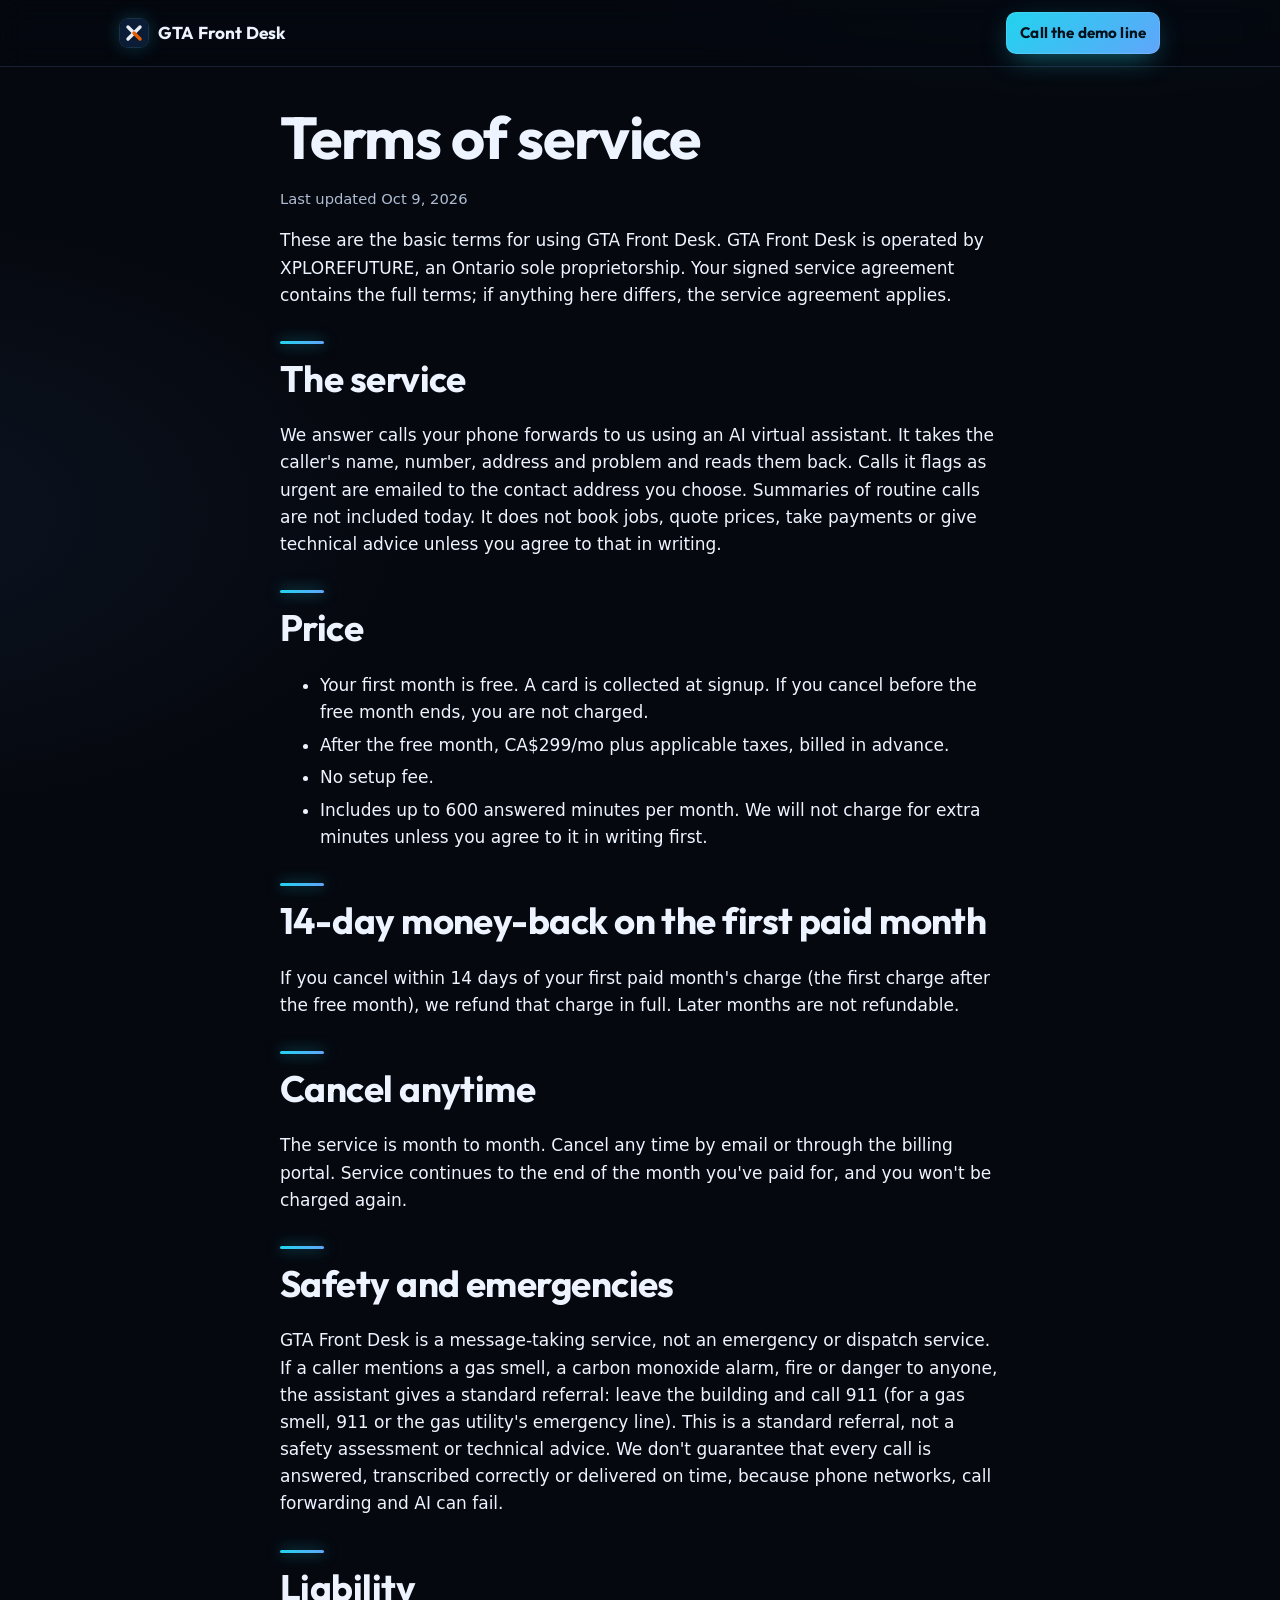
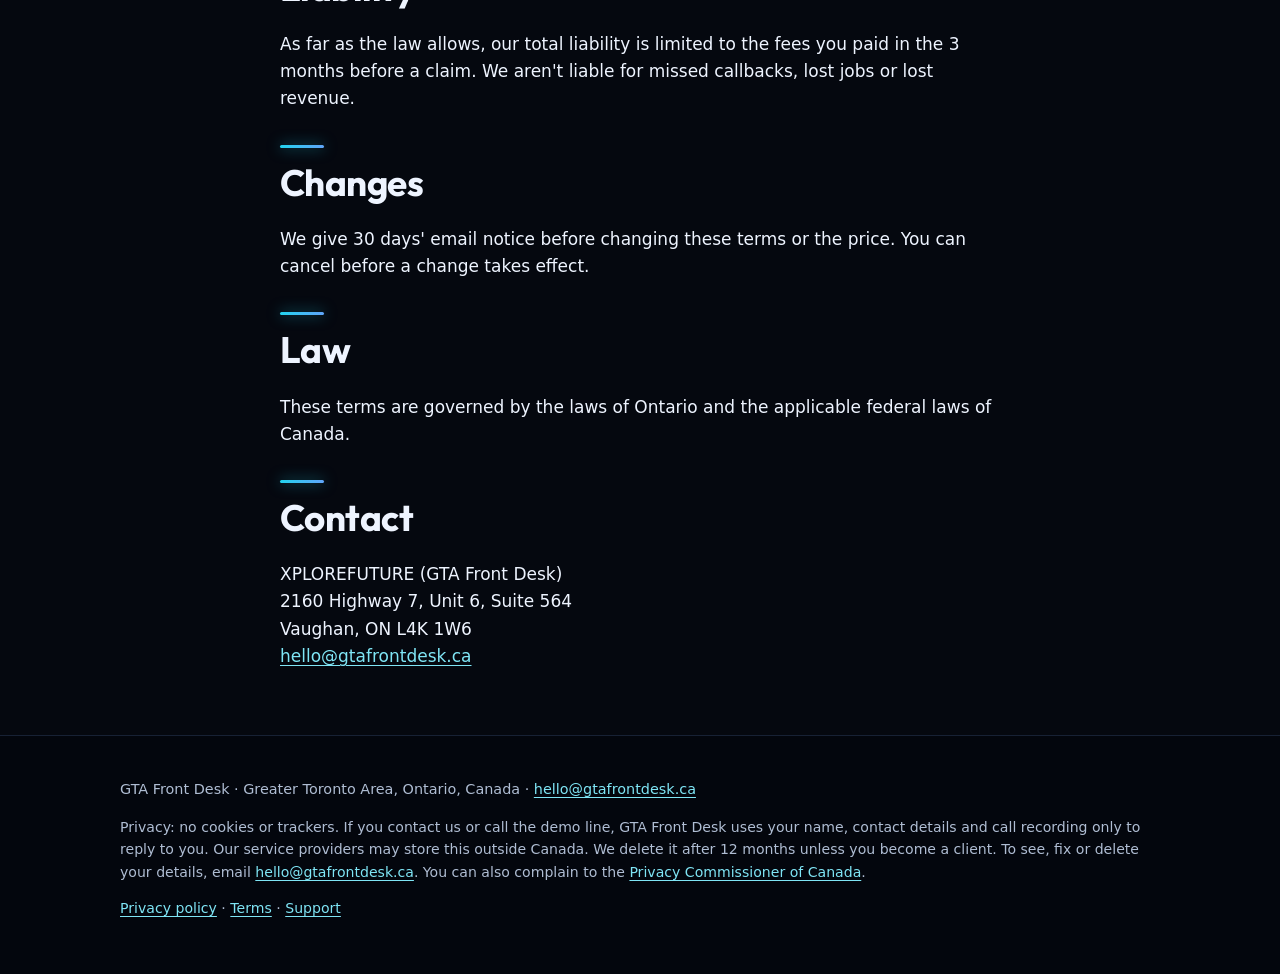
<file: terms.html>
<!DOCTYPE html>
<html lang="en-CA">
<!-- DRAFT: pending lawyer review (added Oct 9, 2026). Not yet reviewed by a lawyer. -->
<head>
<meta charset="utf-8">
<meta name="viewport" content="width=device-width, initial-scale=1">
<title>Terms of service | GTA Front Desk</title>
<link rel="canonical" href="https://gtafrontdesk.ca/terms">
<meta name="description" content="Customer terms for GTA Front Desk: first month free, then CA$299/mo plus applicable taxes, no setup fee, cancel anytime, 14-day money-back on the first paid month.">
<meta name="theme-color" content="#05080F">
<link rel="icon" href="/favicon.ico" sizes="any">
<link rel="icon" href="/assets/favicon.svg" type="image/svg+xml">
<link rel="icon" href="/assets/favicon-32.png" sizes="32x32" type="image/png">
<link rel="apple-touch-icon" href="/assets/apple-touch-icon.png">
<link rel="preload" href="/assets/fonts/outfit-latin-var.woff2" as="font" type="font/woff2" crossorigin>
<link rel="stylesheet" href="/assets/css/site.css">
<style>.legal{max-width:760px;padding-top:2.5rem;padding-bottom:3rem}.legal h2{margin-top:2rem}.legal li{margin:.35rem 0}</style>
</head>
<body>
<a class="skip" href="#main">Skip to content</a>
<header>
  <div class="wrap">
    <a class="brand" href="/"><img src="/assets/favicon.svg" alt="" width="28" height="28">GTA Front Desk</a>
    <a class="btn sm" href="tel:+12895134357">Call the demo line<span class="vh">: (289) 513-4357</span></a>
  </div>
</header>
<main id="main">
  <div class="wrap legal">
    <h1>Terms of service</h1>
    <p class="sub">Last updated Oct 9, 2026</p>
    <p>These are the basic terms for using GTA Front Desk. GTA Front Desk is operated by XPLOREFUTURE, an Ontario sole proprietorship. Your signed service agreement contains the full terms; if anything here differs, the service agreement applies.</p>
    <h2>The service</h2>
    <p>We answer calls your phone forwards to us using an AI virtual assistant. It takes the caller's name, number, address and problem and reads them back. Calls it flags as urgent are emailed to the contact address you choose. Summaries of routine calls are not included today. It does not book jobs, quote prices, take payments or give technical advice unless you agree to that in writing.</p>
    <h2>Price</h2>
    <ul>
      <li>Your first month is free. A card is collected at signup. If you cancel before the free month ends, you are not charged.</li>
      <li>After the free month, CA$299/mo plus applicable taxes, billed in advance.</li>
      <li>No setup fee.</li>
      <li>Includes up to 600 answered minutes per month. We will not charge for extra minutes unless you agree to it in writing first.</li>
    </ul>
    <h2>14-day money-back on the first paid month</h2>
    <p>If you cancel within 14 days of your first paid month's charge (the first charge after the free month), we refund that charge in full. Later months are not refundable.</p>
    <h2>Cancel anytime</h2>
    <p>The service is month to month. Cancel any time by email or through the billing portal. Service continues to the end of the month you've paid for, and you won't be charged again.</p>
    <h2>Safety and emergencies</h2>
    <p>GTA Front Desk is a message-taking service, not an emergency or dispatch service. If a caller mentions a gas smell, a carbon monoxide alarm, fire or danger to anyone, the assistant gives a standard referral: leave the building and call 911 (for a gas smell, 911 or the gas utility's emergency line). This is a standard referral, not a safety assessment or technical advice. We don't guarantee that every call is answered, transcribed correctly or delivered on time, because phone networks, call forwarding and AI can fail.</p>
    <h2>Liability</h2>
    <p>As far as the law allows, our total liability is limited to the fees you paid in the 3 months before a claim. We aren't liable for missed callbacks, lost jobs or lost revenue.</p>
    <h2>Changes</h2>
    <p>We give 30 days' email notice before changing these terms or the price. You can cancel before a change takes effect.</p>
    <h2>Law</h2>
    <p>These terms are governed by the laws of Ontario and the applicable federal laws of Canada.</p>
    <h2>Contact</h2>
    <p>XPLOREFUTURE (GTA Front Desk)<br>2160 Highway 7, Unit 6, Suite 564<br>Vaughan, ON L4K 1W6<br><a href="mailto:hello@gtafrontdesk.ca">hello@gtafrontdesk.ca</a></p>
  </div>
</main>
<footer>
  <div class="wrap">
    <p>GTA Front Desk &middot; Greater Toronto Area, Ontario, Canada &middot; <a href="mailto:hello@gtafrontdesk.ca">hello@gtafrontdesk.ca</a></p>
    <p class="fine privacy">Privacy: no cookies or trackers. If you contact us or call the demo line, GTA Front Desk uses your name, contact details and call recording only to reply to you. Our service providers may store this outside Canada. We delete it after 12 months unless you become a client. To see, fix or delete your details, email <a href="mailto:hello@gtafrontdesk.ca">hello@gtafrontdesk.ca</a>. You can also complain to the <a href="https://www.priv.gc.ca" target="_blank" rel="noopener">Privacy Commissioner of Canada</a>.</p>
    <p class="fine"><a href="/privacy">Privacy policy</a> &middot; <a href="/terms">Terms</a> &middot; <a href="/support">Support</a></p>
  </div>
</footer>
</body>
</html>
</file>
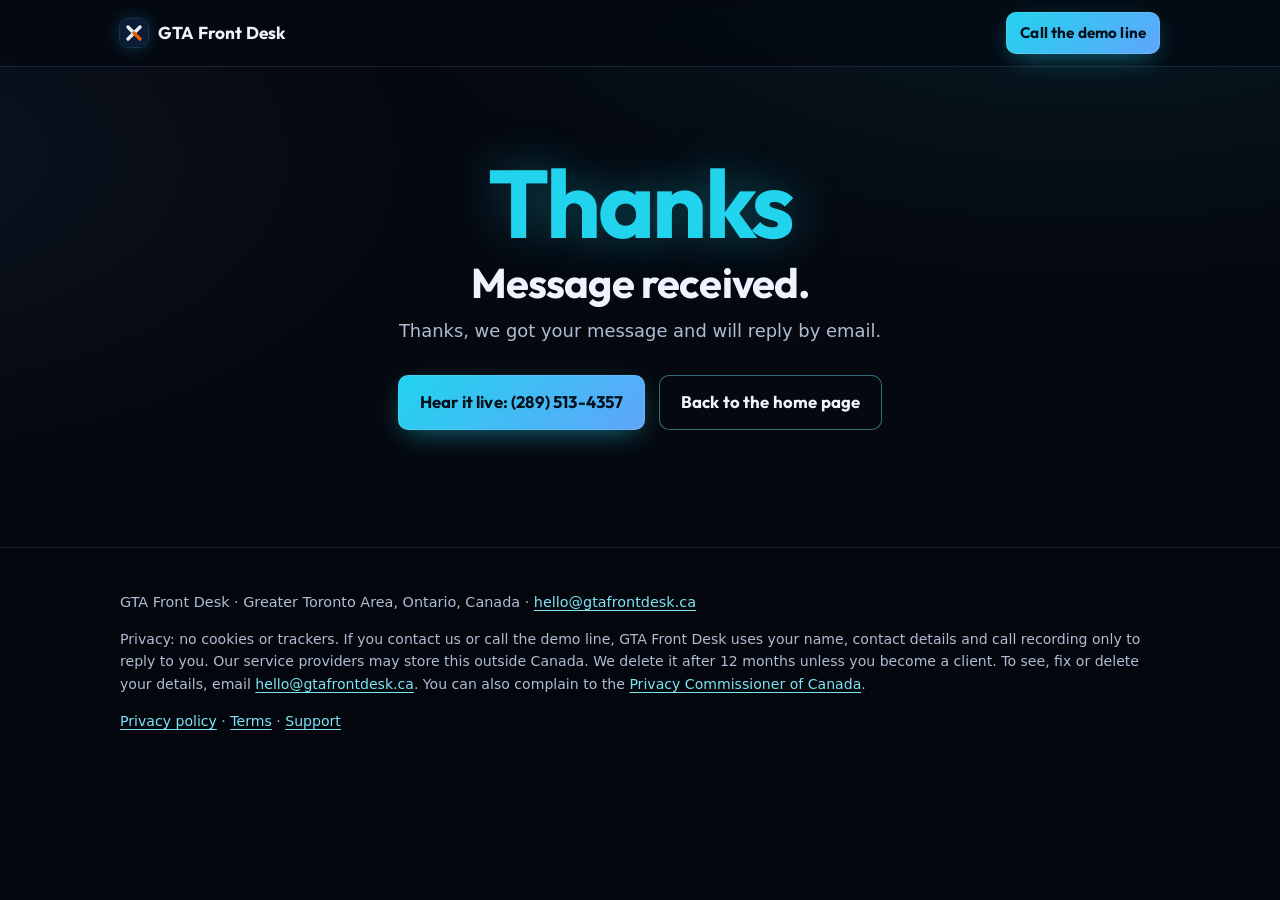
<file: thanks.html>
<!DOCTYPE html>
<html lang="en-CA">
<head>
<meta charset="utf-8">
<meta name="viewport" content="width=device-width, initial-scale=1">
<title>Thanks, we got your message | GTA Front Desk</title>
<meta name="description" content="Your message reached GTA Front Desk.">
<meta name="robots" content="noindex">
<meta name="theme-color" content="#05080F">
<link rel="icon" href="/favicon.ico" sizes="any">
<link rel="icon" href="/assets/favicon.svg" type="image/svg+xml">
<link rel="icon" href="/assets/favicon-32.png" sizes="32x32" type="image/png">
<link rel="apple-touch-icon" href="/assets/apple-touch-icon.png">
<link rel="preload" href="/assets/fonts/outfit-latin-var.woff2" as="font" type="font/woff2" crossorigin>
<link rel="stylesheet" href="/assets/css/site.css">
</head>
<body>
<a class="skip" href="#main">Skip to content</a>
<header>
  <div class="wrap">
    <a class="brand" href="/"><img src="/assets/favicon.svg" alt="" width="28" height="28">GTA Front Desk</a>
    <a class="btn sm" href="tel:+12895134357">Call the demo line<span class="vh">: (289) 513-4357</span></a>
  </div>
</header>
<main id="main">
  <div class="wrap nf">
    <p class="code ok" aria-hidden="true">Thanks</p>
    <h1>Message received.</h1>
    <p class="lede">Thanks, we got your message and will reply by email.</p>
    <p><a class="btn" href="tel:+12895134357">Hear it live: (289) 513-4357</a> <a class="btn ghost" href="/">Back to the home page</a></p>
  </div>
</main>
<footer>
  <div class="wrap">
    <p>GTA Front Desk &middot; Greater Toronto Area, Ontario, Canada &middot; <a href="mailto:hello@gtafrontdesk.ca">hello@gtafrontdesk.ca</a></p>
    <p class="fine privacy">Privacy: no cookies or trackers. If you contact us or call the demo line, GTA Front Desk uses your name, contact details and call recording only to reply to you. Our service providers may store this outside Canada. We delete it after 12 months unless you become a client. To see, fix or delete your details, email <a href="mailto:hello@gtafrontdesk.ca">hello@gtafrontdesk.ca</a>. You can also complain to the <a href="https://www.priv.gc.ca" target="_blank" rel="noopener">Privacy Commissioner of Canada</a>.</p>
    <p class="fine"><a href="/privacy">Privacy policy</a> &middot; <a href="/terms">Terms</a> &middot; <a href="/support">Support</a></p>
  </div>
</footer>
</body>
</html>
</file>
<file: assets/css/site.css>
/* GTA Front Desk - dark "futuristic" theme. Plain CSS, no framework. Mobile-first.
   Contrast: every text colour below was checked against the rendered backgrounds (see staging report). */
@font-face{font-family:"Outfit";src:url("/assets/fonts/outfit-latin-var.woff2") format("woff2");font-weight:500 700;font-style:normal;font-display:swap}
:root{
  --bg:#05080F;--bg2:#08101F;--glass:rgba(16,27,50,.62);--glass2:rgba(22,38,70,.7);
  --stroke:rgba(125,175,255,.16);--stroke2:rgba(103,232,249,.45);
  --ink:#EEF4FF;--muted:#AFBDD3;--cyan:#22D3EE;--blue:#60A5FA;--link:#7FE5F5;--onaccent:#03111C;--warn:#FFB4A8;
  --r:14px;--r-sm:10px;
  --head:"Outfit",ui-sans-serif,system-ui,-apple-system,"Segoe UI",Roboto,"Helvetica Neue",Arial,sans-serif;
  --body:ui-sans-serif,system-ui,-apple-system,"Segoe UI",Roboto,"Helvetica Neue",Arial,sans-serif;
}
*{box-sizing:border-box}
html{scroll-behavior:smooth;scroll-padding-top:80px;background:var(--bg)}
body{margin:0;font-family:var(--body);background:var(--bg);color:var(--ink);line-height:1.6;font-size:17px;-webkit-font-smoothing:antialiased;
  background-image:radial-gradient(1200px 600px at 85% -10%,rgba(34,211,238,.10),transparent 60%),radial-gradient(900px 500px at -10% 20%,rgba(96,165,250,.08),transparent 60%);background-repeat:no-repeat}
::selection{background:rgba(34,211,238,.35);color:#fff}
a{color:var(--link);text-underline-offset:3px;text-decoration-thickness:1px}
a:hover{text-decoration-thickness:2px}
a:focus-visible,.btn:focus-visible,input:focus-visible,textarea:focus-visible,summary:focus-visible{outline:3px solid var(--ink);outline-offset:3px;border-radius:6px}
.vh{position:absolute!important;width:1px;height:1px;padding:0;margin:-1px;overflow:hidden;clip:rect(0 0 0 0);clip-path:inset(50%);white-space:nowrap;border:0}
.skip{position:absolute;left:-999px}.skip:focus{left:12px;top:12px;background:var(--ink);color:var(--bg);padding:8px 12px;z-index:50;border-radius:8px}
.wrap{max-width:1080px;margin:0 auto;padding:0 20px}
h1,h2,h3,.brand,.price,.out,.btn,.step{font-family:var(--head)}

/* header */
header{position:sticky;top:0;z-index:20;background:rgba(5,8,15,.72);backdrop-filter:blur(14px) saturate(140%);-webkit-backdrop-filter:blur(14px) saturate(140%);border-bottom:1px solid var(--stroke)}
header .wrap{display:flex;justify-content:space-between;align-items:center;gap:12px;padding-top:12px;padding-bottom:12px}
.brand{display:inline-flex;align-items:center;gap:10px;font-weight:700;font-size:1.08rem;letter-spacing:.01em;color:var(--ink);text-decoration:none}
.brand img{width:28px;height:28px;border-radius:8px;box-shadow:0 0 0 1px var(--stroke),0 0 18px rgba(34,211,238,.25)}

/* buttons */
.btn{display:inline-flex;align-items:center;justify-content:center;gap:8px;background:linear-gradient(135deg,var(--cyan),var(--blue));color:var(--onaccent);text-decoration:none;font-weight:700;padding:14px 22px;border-radius:var(--r-sm);font-size:1.05rem;letter-spacing:.01em;
  box-shadow:0 0 0 1px rgba(255,255,255,.12) inset,0 8px 28px -8px rgba(34,211,238,.55);transition:transform .18s ease,box-shadow .18s ease,filter .18s ease}
.btn:hover{transform:translateY(-1px);box-shadow:0 0 0 1px rgba(255,255,255,.2) inset,0 12px 34px -8px rgba(34,211,238,.75);filter:brightness(1.04)}
.btn:active{transform:translateY(0)}
.btn.sm{padding:9px 14px;font-size:.95rem}
.btn.ghost{background:transparent;color:var(--ink);box-shadow:inset 0 0 0 1px var(--stroke2)}
.btn.ghost:hover{background:rgba(34,211,238,.08)}

/* hero */
.hero{position:relative;padding:56px 0 36px;display:grid;gap:28px;align-items:center}
.hero-copy{position:relative;z-index:1}
.eyebrow{display:inline-block;color:var(--muted);font-size:.9rem;margin:0 0 18px;padding:6px 12px;border:1px solid var(--stroke);border-radius:999px;background:rgba(16,27,50,.5)}
h1{font-size:clamp(2.2rem,6.4vw,3.7rem);line-height:1.04;margin:0 0 18px;letter-spacing:-.02em;font-weight:700}
h1 em{font-style:normal;color:var(--cyan);text-shadow:0 0 28px rgba(34,211,238,.35)}
.lede{color:var(--muted);font-size:1.12rem;max-width:40rem;margin:0 0 26px}
.sub{color:var(--muted);font-size:.92rem;margin-top:10px}
.hero .sub{display:block}
.hero p .sub{display:block;margin-top:12px}
.ctarow{margin-top:18px;padding-top:18px;border-top:1px dashed var(--stroke)}
.hero-art{position:relative;display:none;aspect-ratio:1/1;max-width:420px;width:100%;justify-self:center}
@media(min-width:900px){.hero{grid-template-columns:1.35fr 1fr;padding:84px 0 56px}.hero-art{display:block}}

/* hero accent: CSS-only ring + ripples, decorative */
.orb{position:absolute;inset:12%;border-radius:50%;background:conic-gradient(from 0deg,rgba(34,211,238,.0),rgba(34,211,238,.55),rgba(96,165,250,.0) 40%,rgba(96,165,250,.45) 70%,rgba(34,211,238,.0));filter:blur(18px);opacity:.55;animation:spin 18s linear infinite}
.ring{position:absolute;inset:22%;border-radius:50%;border:1px solid var(--stroke2);background:radial-gradient(circle at 50% 40%,rgba(22,38,70,.9),rgba(5,8,15,.95) 70%);box-shadow:0 0 60px -10px rgba(34,211,238,.45) inset,0 0 40px -12px rgba(34,211,238,.6)}
.ripple{position:absolute;inset:22%;border-radius:50%;border:1px solid rgba(34,211,238,.5);animation:ripple 3.6s cubic-bezier(.2,.6,.3,1) infinite;opacity:0}
.ripple.r2{animation-delay:1.2s}.ripple.r3{animation-delay:2.4s}
.handset{position:absolute;inset:0;display:grid;place-items:center}
.handset svg{width:22%;height:22%;filter:drop-shadow(0 0 14px rgba(34,211,238,.7))}
/* hero handset: tap-to-call (ring area is the hit target; svg sized to match original 22% of hero-art) */
.handset-link{position:absolute;inset:22%;z-index:2;display:block;border-radius:50%;cursor:pointer;transition:transform .2s ease,filter .2s ease;-webkit-tap-highlight-color:transparent}
.handset-link .handset svg{width:39.2857%;height:39.2857%;transition:filter .2s ease}
.handset-link:hover,.handset-link:focus-visible{transform:scale(1.05)}
.handset-link:hover .handset svg,.handset-link:focus-visible .handset svg{filter:drop-shadow(0 0 22px rgba(127,229,245,.95))}
.handset-link:focus{outline:none}a.handset-link:focus-visible{outline:none;border-radius:50%;box-shadow:0 0 0 3px #05080F,0 0 0 5px #7FE5F5}
@media (prefers-reduced-motion:reduce){.handset-link,.handset-link .handset svg{transition:none}}
.grid-bg{position:absolute;inset:-10%;background-image:linear-gradient(rgba(125,175,255,.07) 1px,transparent 1px),linear-gradient(90deg,rgba(125,175,255,.07) 1px,transparent 1px);background-size:36px 36px;-webkit-mask-image:radial-gradient(circle at 50% 50%,#000 30%,transparent 70%);mask-image:radial-gradient(circle at 50% 50%,#000 30%,transparent 70%)}
@keyframes spin{to{transform:rotate(360deg)}}
@keyframes ripple{0%{transform:scale(1);opacity:.7}100%{transform:scale(1.55);opacity:0}}
.live{display:inline-block;width:8px;height:8px;border-radius:50%;background:var(--cyan);box-shadow:0 0 0 0 rgba(34,211,238,.6);animation:pulse 2s infinite;vertical-align:middle;margin-right:6px}
@keyframes pulse{0%{box-shadow:0 0 0 0 rgba(34,211,238,.55)}70%{box-shadow:0 0 0 8px rgba(34,211,238,0)}100%{box-shadow:0 0 0 0 rgba(34,211,238,0)}}

/* sections */
section{padding:44px 0}
@media(min-width:900px){section{padding:64px 0}}
h2{font-size:clamp(1.6rem,4.2vw,2.3rem);margin:0 0 22px;line-height:1.15;letter-spacing:-.015em;font-weight:700}
h2::before{content:"";display:block;width:44px;height:3px;border-radius:3px;margin-bottom:14px;background:linear-gradient(90deg,var(--cyan),var(--blue));box-shadow:0 0 14px rgba(34,211,238,.6)}
h3{font-size:1.1rem;margin:0 0 8px;font-weight:600;letter-spacing:.005em}
.grid{display:grid;gap:16px}
@media(min-width:700px){.g2{grid-template-columns:1fr 1fr}.g3{grid-template-columns:repeat(3,1fr)}}

/* glass cards */
.card{position:relative;background:var(--glass);border:1px solid var(--stroke);border-radius:var(--r);padding:22px;backdrop-filter:blur(10px);-webkit-backdrop-filter:blur(10px);
  box-shadow:0 1px 0 rgba(255,255,255,.05) inset,0 20px 40px -24px rgba(0,0,0,.8);transition:border-color .25s ease,transform .25s ease,box-shadow .25s ease}
.card p{margin:0;color:var(--muted)}
.grid .card:hover{border-color:var(--stroke2);transform:translateY(-2px);box-shadow:0 1px 0 rgba(255,255,255,.06) inset,0 0 0 1px rgba(34,211,238,.12),0 24px 48px -24px rgba(34,211,238,.35)}
.step{display:inline-flex;align-items:center;justify-content:center;width:36px;height:36px;border-radius:10px;background:linear-gradient(135deg,var(--cyan),var(--blue));color:var(--onaccent);font-weight:700;margin-bottom:12px;box-shadow:0 0 18px -4px rgba(34,211,238,.7)}
.founder{border-color:var(--stroke2);background:linear-gradient(135deg,rgba(34,211,238,.08),rgba(96,165,250,.04) 60%),var(--glass)}
.founder p{color:var(--ink)}

/* calculator */
.calc label{display:block;font-size:.95rem;margin:16px 0 6px;color:var(--ink);font-weight:500}
.calc input{width:100%;padding:12px 14px;border-radius:var(--r-sm);border:1px solid rgba(125,175,255,.28);background:rgba(3,7,14,.8);color:var(--ink);font-size:1rem;font-family:var(--body);transition:border-color .2s,box-shadow .2s}
.calc input:hover{border-color:rgba(125,175,255,.45)}
.calc input:focus{border-color:var(--cyan);box-shadow:0 0 0 4px rgba(34,211,238,.18)}
.calc input[aria-invalid=true]{border-color:var(--warn)}
.calc .hint{font-size:.85rem;color:var(--muted);margin:6px 0 0}
.calc .warn{font-size:.88rem;color:var(--warn);margin:4px 0 0}
.calc .warn:empty{display:none}
.result{border-radius:var(--r);padding:20px;background:radial-gradient(400px 200px at 0% 0%,rgba(34,211,238,.12),transparent 70%),rgba(3,7,14,.7);border:1px solid var(--stroke2);align-self:start;margin-top:16px}
.out{font-size:clamp(2rem,5.5vw,2.8rem);font-weight:700;color:var(--cyan);margin:6px 0;line-height:1.1;letter-spacing:-.01em}

/* pricing */
.price{font-size:clamp(2.6rem,8vw,3.6rem);font-weight:700;margin:0;line-height:1;letter-spacing:-.02em}
.price small{font-size:1rem;font-weight:500;color:var(--muted);letter-spacing:0}
.pricing-card{border-color:var(--stroke2);background:linear-gradient(160deg,rgba(34,211,238,.09),rgba(5,8,15,0) 45%),var(--glass)}
.refund{margin:16px 0 0;padding:12px 16px;border-left:3px solid var(--cyan);background:rgba(34,211,238,.07);border-radius:0 var(--r-sm) var(--r-sm) 0;color:var(--ink);font-weight:600}
.strip{margin:20px 0 6px;border:1px solid var(--stroke);border-radius:var(--r-sm);overflow:hidden}
.strip div{display:grid;grid-template-columns:1fr;gap:2px;padding:12px 16px;border-top:1px solid var(--stroke)}
.strip div:first-child{border-top:0}
.strip span:last-child{color:var(--muted)}
.strip .us{background:rgba(34,211,238,.10);box-shadow:inset 3px 0 0 var(--cyan)}
.strip .us span{color:var(--ink);font-weight:700}
@media(min-width:700px){.strip div{grid-template-columns:2fr 3fr;gap:14px}}
ul.ticks{list-style:none;padding:0;margin:20px 0}
@media(min-width:700px){ul.ticks{columns:2;column-gap:28px}}
ul.ticks li{padding-left:30px;position:relative;margin:0 0 10px;break-inside:avoid}
ul.ticks li::before{content:"";position:absolute;left:4px;top:.45em;width:12px;height:7px;border-left:2px solid var(--cyan);border-bottom:2px solid var(--cyan);transform:rotate(-45deg)}

/* faq */
details{background:var(--glass);border:1px solid var(--stroke);border-radius:var(--r-sm);padding:0;margin:10px 0;transition:border-color .2s}
details[open],details:hover{border-color:var(--stroke2)}
summary{cursor:pointer;font-weight:600;padding:16px 48px 16px 18px;list-style:none;position:relative}
summary::-webkit-details-marker{display:none}
summary::after{content:"";position:absolute;right:20px;top:50%;width:10px;height:10px;border-right:2px solid var(--cyan);border-bottom:2px solid var(--cyan);transform:translateY(-70%) rotate(45deg);transition:transform .2s ease}
details[open] summary::after{transform:translateY(-30%) rotate(-135deg)}
details p{color:var(--muted);margin:0;padding:0 18px 16px}

/* cta + footer */
.cta{text-align:center;padding:56px 24px 60px;margin:24px 0 56px;border:1px solid var(--stroke2);border-radius:20px;background:radial-gradient(600px 260px at 50% 0%,rgba(34,211,238,.14),transparent 70%),var(--glass)}
.cta h2::before{margin-left:auto;margin-right:auto}
.cta p{color:var(--muted)}
.fine{color:var(--muted);font-size:.88rem}
footer{border-top:1px solid var(--stroke);padding:28px 0 40px;color:var(--muted);font-size:.9rem;background:rgba(3,6,12,.6)}
.by{display:flex;align-items:center;gap:10px;margin-top:14px;color:var(--ink);font-weight:600}
.by svg{width:24px;height:24px;flex:none}

/* callback form (Web3Forms). Works without JS (native required/pattern/maxlength); lead.js adds inline errors + fetch */
.cb{padding-top:0}
.cb-card{max-width:720px;margin:0 auto;border-color:var(--stroke2)}
.cb-card>p{margin:0 0 6px}
.form label{display:block;font-size:.95rem;margin:16px 0 6px;color:var(--ink);font-weight:500}
.form .req,.form .opt{color:var(--muted);font-weight:400;font-size:.88rem}
.form input:not([type=hidden]):not([type=checkbox]),.form textarea{width:100%;padding:12px 14px;border-radius:var(--r-sm);border:1px solid rgba(125,175,255,.28);background:rgba(3,7,14,.8);color:var(--ink);font-size:1rem;font-family:var(--body);line-height:1.4;transition:border-color .2s,box-shadow .2s}
.form textarea{resize:vertical;min-height:110px}
.form input:hover,.form textarea:hover{border-color:rgba(125,175,255,.45)}
.form input:focus,.form textarea:focus{border-color:var(--cyan);box-shadow:0 0 0 4px rgba(34,211,238,.18)}
.form [aria-invalid=true]{border-color:var(--warn)!important}
.form .grid{gap:0 16px}
.form .hint{font-size:.85rem;color:var(--muted);margin:6px 0 0}
.form .warn{font-size:.88rem;color:var(--warn);margin:4px 0 0}
.form .warn:empty{display:none}
.cb-actions{margin:22px 0 0}
button.btn{border:0;cursor:pointer;font-family:var(--head)}
button.btn[disabled]{cursor:progress;opacity:.75;transform:none}
.cb-privacy{margin:10px 0 0}
.cb-status:empty{display:none}
.cb-status{margin-top:16px;padding:12px 16px;border-radius:var(--r-sm);border:1px solid var(--stroke2);background:rgba(3,7,14,.8);color:var(--ink)}
.cb-status p{margin:0;color:var(--ink)}
.cb-status.err{border-color:var(--warn)}
.hp{position:absolute!important;left:-9999px;top:auto;width:1px;height:1px;overflow:hidden}

/* 404 */
.nf{padding:88px 0 96px;text-align:center}
.nf .code{font-family:var(--head);font-size:clamp(5rem,18vw,9rem);font-weight:700;line-height:1;margin:0;color:var(--cyan);text-shadow:0 0 50px rgba(34,211,238,.4);letter-spacing:-.03em}
.nf h1{font-size:clamp(1.8rem,5vw,2.6rem);margin:10px 0 12px}
.nf .lede{margin:0 auto 26px}
.nf .code.ok{font-size:clamp(3.4rem,13vw,6rem)}
.nf .btn{margin:4px}

/* scroll reveal: only when JS is running and motion is allowed (content is visible otherwise) */
@media(prefers-reduced-motion:no-preference){
  .js .reveal{opacity:0;transform:translateY(18px);transition:opacity .7s ease,transform .7s cubic-bezier(.2,.7,.2,1)}
  .js .reveal.in{opacity:1;transform:none}
  /* anchor targets (h2 with id, #contact) fade only, so a #jump lands exactly below the sticky header */
  .js h2.reveal,.js .reveal[id],.js .cb-card.reveal{transform:none}
}
@media(prefers-reduced-motion:reduce){
  html{scroll-behavior:auto}
  *,*::before,*::after{animation:none!important;transition:none!important}
  .ripple{display:none}
}
@media print{.js .reveal{opacity:1!important;transform:none!important}header{position:static}}

.demo-first{margin:0 0 1rem}
</file>
